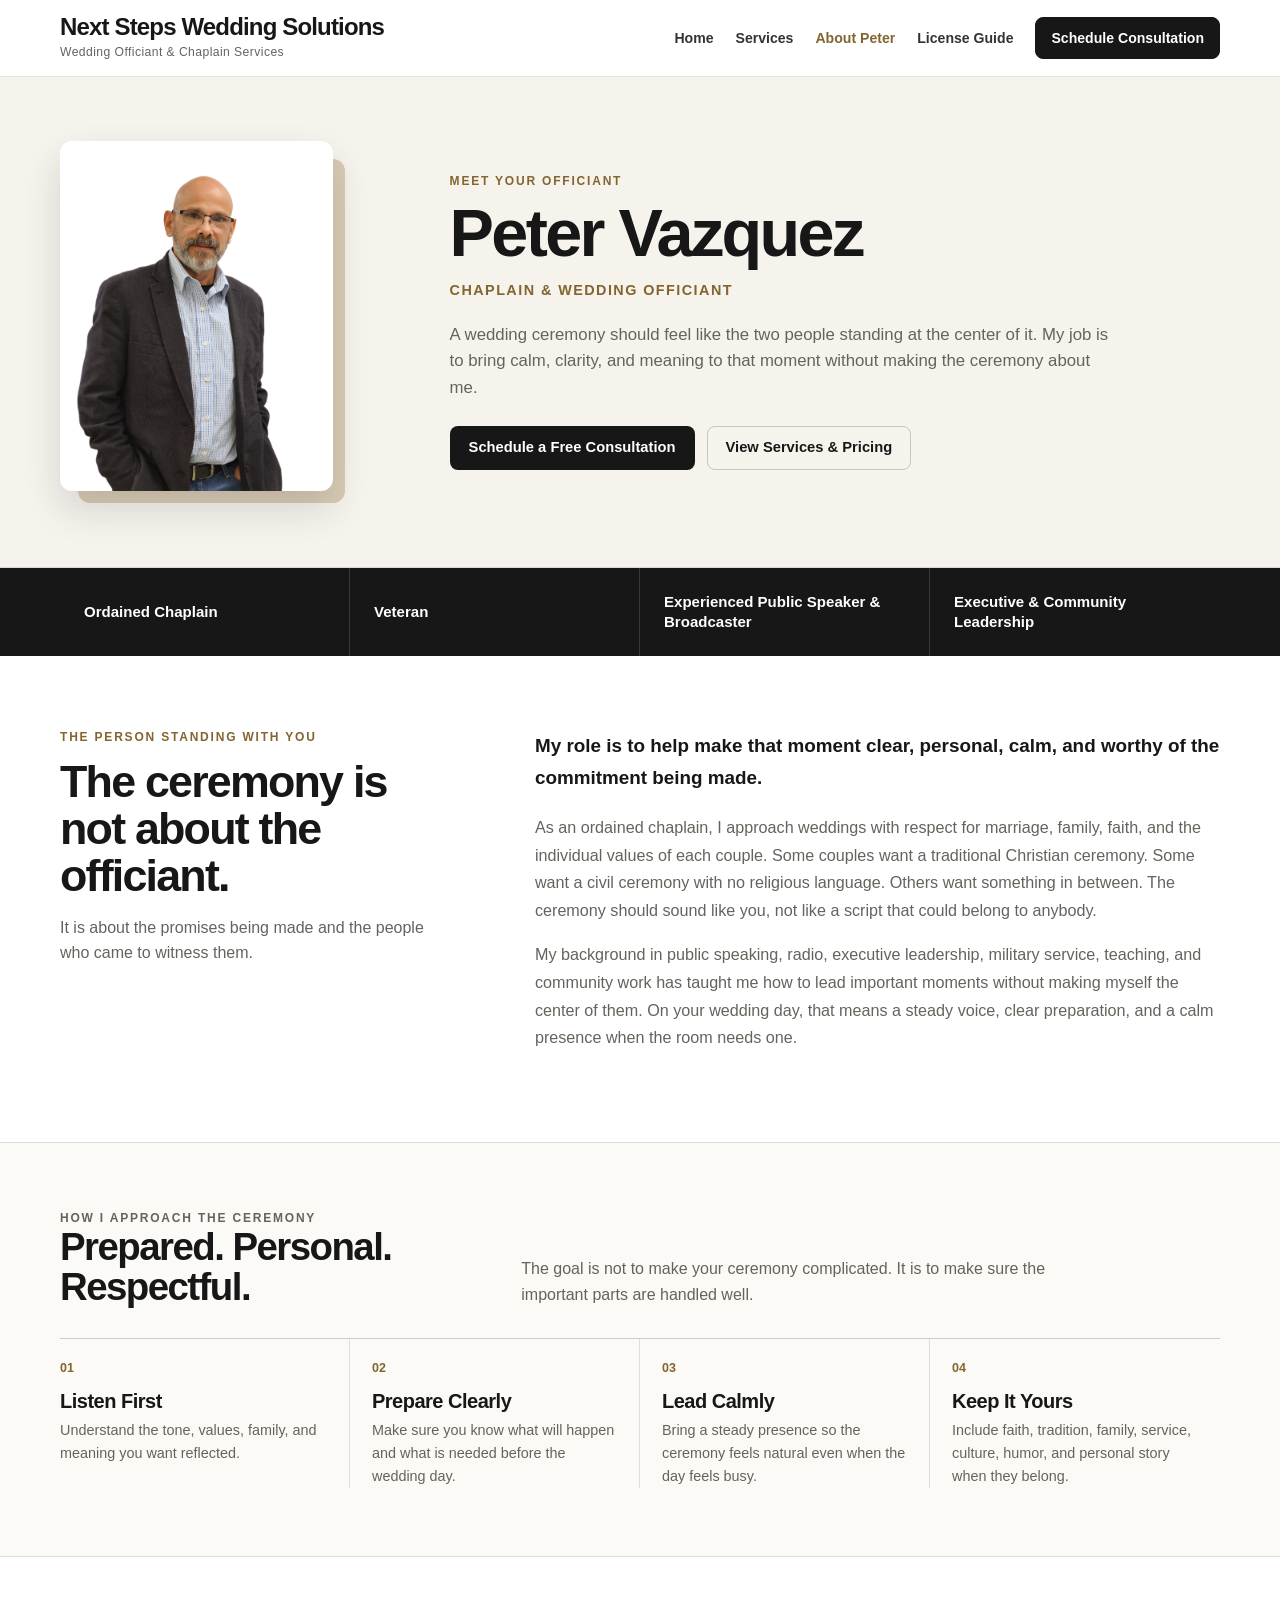
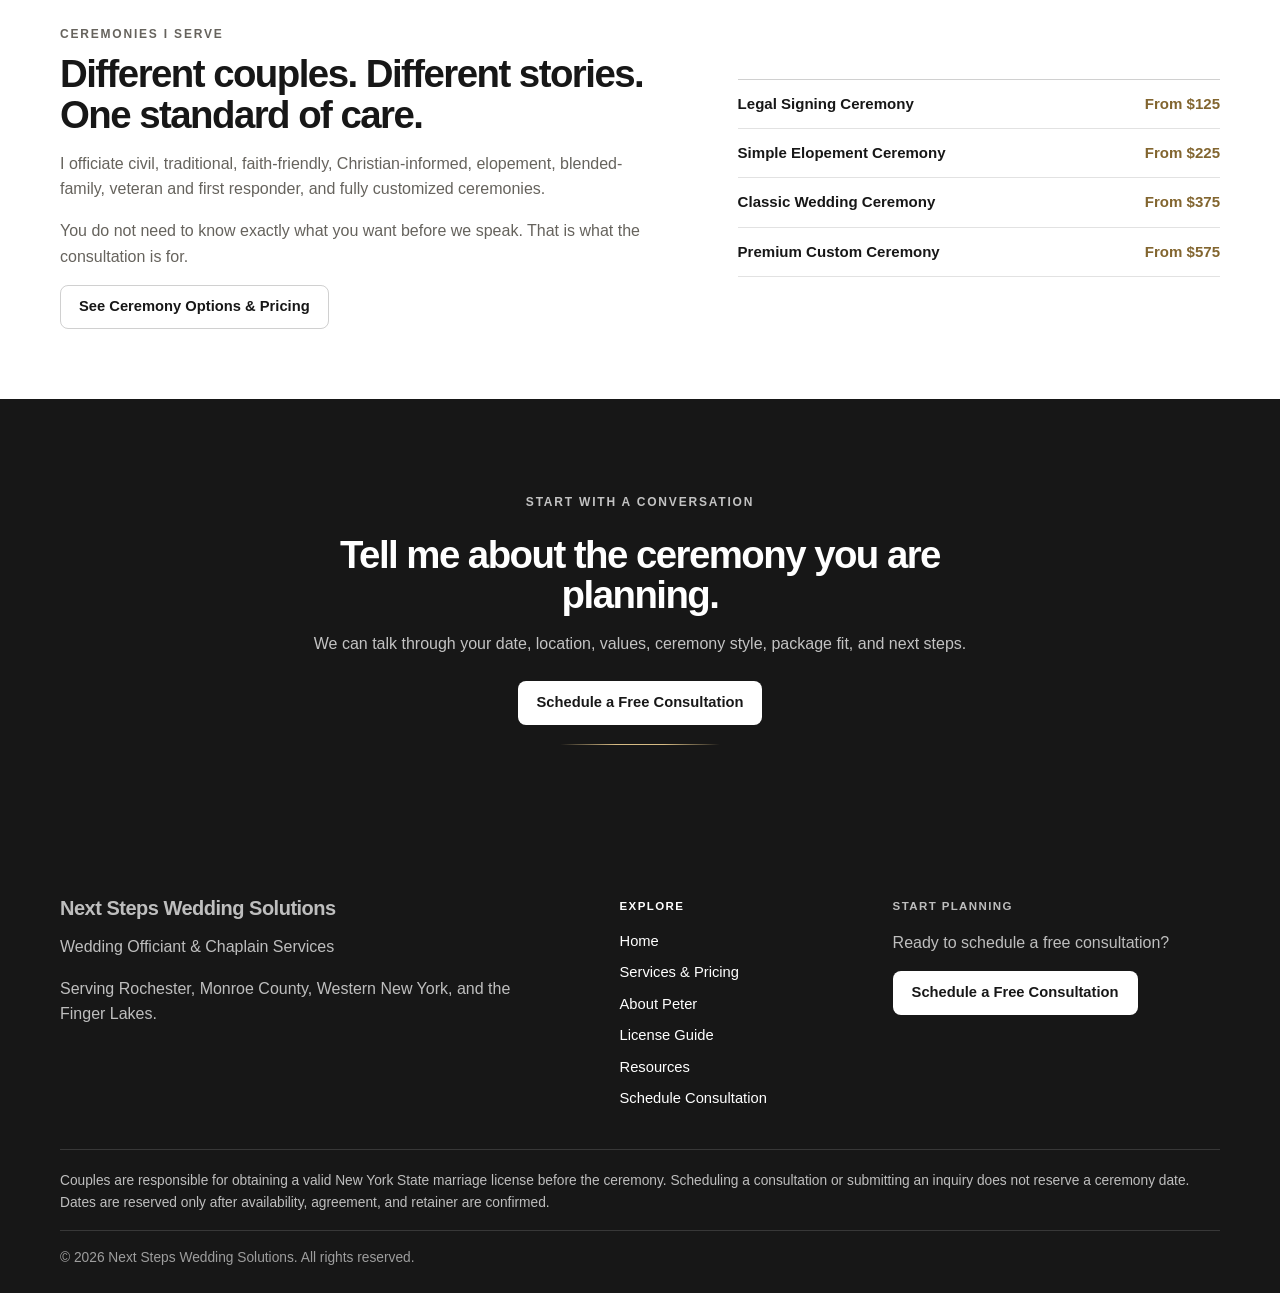
<file: about.html>
<!DOCTYPE html>
<html lang="en">
<head>
  <meta charset="UTF-8">
  <meta name="viewport" content="width=device-width, initial-scale=1.0">
  <link rel="canonical" href="https://weddingssolutions.com/about.html">

  <meta property="og:title" content="Peter Vazquez, Chaplain & Wedding Officiant | Next Steps Wedding Solutions">
  <meta property="og:description" content="Meet Peter Vazquez, ordained chaplain, veteran, public speaker, and wedding officiant serving Rochester, Western New York, and the Finger Lakes.">
  <meta property="og:type" content="profile">
  <meta property="og:url" content="https://weddingssolutions.com/about.html">
  <meta property="og:image" content="https://weddingssolutions.com/images/PV%20Profile%20Pic.png">

  <meta name="twitter:card" content="summary_large_image">
  <meta name="twitter:title" content="Peter Vazquez, Chaplain & Wedding Officiant">
  <meta name="twitter:description" content="Ordained chaplain and wedding officiant serving Rochester, Western New York, and the Finger Lakes.">
  <meta name="twitter:image" content="https://weddingssolutions.com/images/PV%20Profile%20Pic.png">

  <link rel="icon" type="image/png" href="images/favicon-512.png">
  <link rel="apple-touch-icon" href="images/favicon-512.png">

  <script async src="https://www.googletagmanager.com/gtag/js?id=G-TBQ9L303CH"></script>
  <script>
    window.dataLayer = window.dataLayer || [];
    function gtag(){dataLayer.push(arguments);}
    gtag('js', new Date());
    gtag('config', 'G-TBQ9L303CH');
  </script>

  <title>Peter Vazquez, Chaplain & Wedding Officiant | Next Steps Wedding Solutions</title>
  <meta name="description" content="Meet Peter Vazquez, ordained chaplain, veteran, public speaker, and wedding officiant serving Rochester, Western New York, and the Finger Lakes.">

  <link rel="stylesheet" href="css/styles.css">
  <link rel="stylesheet" href="css/ceremony-photos.css">
  <link rel="stylesheet" href="css/contact-about-redesign.css">

  <script type="application/ld+json">
  {
    "@context": "https://schema.org",
    "@type": "Person",
    "name": "Peter Vazquez",
    "jobTitle": "Chaplain and Wedding Officiant",
    "image": "https://weddingssolutions.com/images/PV%20Profile%20Pic.png",
    "worksFor": {
      "@type": "LocalBusiness",
      "name": "Next Steps Wedding Solutions",
      "url": "https://weddingssolutions.com/"
    }
  }
  </script>
</head>

<body class="about-page-redesign">
  <header class="site-header">
    <div class="container header-inner">
      <div class="brand">
        <a href="index.html" class="brand-name">Next Steps Wedding Solutions</a>
        <p class="brand-tagline">Wedding Officiant &amp; Chaplain Services</p>
      </div>

      <nav class="main-nav" aria-label="Main navigation">
        <a href="index.html">Home</a>
        <a href="services.html">Services</a>
        <a href="ceremony-styles.html">Ceremony Options</a>
        <a href="marriage-license-guide.html">License Guide</a>
        <a href="about.html" class="active">About</a>
        <a href="contact.html#free-consultation-booking" class="nav-button">Schedule Consultation</a>
      </nav>
    </div>
  </header>

  <main>
    <section class="about-profile-hero-redesign">
      <div class="container about-profile-hero-grid">
        <figure class="about-profile-portrait">
          <img src="images/PV%20Profile%20Pic.png" alt="Peter Vazquez, chaplain and wedding officiant">
        </figure>

        <div class="about-profile-hero-copy">
          <p class="eyebrow">Meet Your Officiant</p>
          <h1>Peter Vazquez</h1>
          <p class="about-profile-role">Chaplain &amp; Wedding Officiant</p>
          <p>
            A wedding ceremony should feel like the two people standing at the center of it. My job is to bring calm,
            clarity, and meaning to that moment without making the ceremony about me.
          </p>
          <div class="button-row about-profile-actions">
            <a href="contact.html#free-consultation-booking" class="button button-primary">Schedule a Free Consultation</a>
            <a href="services.html" class="button button-secondary">View Services &amp; Pricing</a>
          </div>
        </div>
      </div>
    </section>

    <section class="about-credential-strip" aria-label="Peter Vazquez credentials">
      <div class="container about-credential-grid">
        <div class="about-credential-item"><strong>Ordained Chaplain</strong></div>
        <div class="about-credential-item"><strong>Veteran</strong></div>
        <div class="about-credential-item"><strong>Experienced Public Speaker &amp; Broadcaster</strong></div>
        <div class="about-credential-item"><strong>Executive &amp; Community Leadership</strong></div>
      </div>
    </section>

    <section class="about-story-redesign">
      <div class="container about-story-grid-redesign">
        <div class="about-story-lead">
          <p class="eyebrow">The Person Standing With You</p>
          <h2>The ceremony is not about the officiant.</h2>
          <p>It is about the promises being made and the people who came to witness them.</p>
        </div>

        <div class="about-story-copy">
          <p>
            My role is to help make that moment clear, personal, calm, and worthy of the commitment being made.
          </p>
          <p>
            As an ordained chaplain, I approach weddings with respect for marriage, family, faith, and the individual values of each couple.
            Some couples want a traditional Christian ceremony. Some want a civil ceremony with no religious language. Others want something in between.
            The ceremony should sound like you, not like a script that could belong to anybody.
          </p>
          <p>
            My background in public speaking, radio, executive leadership, military service, teaching, and community work has taught me how to lead important moments without making myself the center of them.
            On your wedding day, that means a steady voice, clear preparation, and a calm presence when the room needs one.
          </p>
        </div>
      </div>
    </section>

    <section class="about-approach-redesign">
      <div class="container">
        <div class="about-approach-heading">
          <div>
            <p class="eyebrow">How I Approach the Ceremony</p>
            <h2>Prepared. Personal. Respectful.</h2>
          </div>
          <p>
            The goal is not to make your ceremony complicated. It is to make sure the important parts are handled well.
          </p>
        </div>

        <div class="about-approach-grid">
          <article class="about-approach-item">
            <span>01</span>
            <h3>Listen First</h3>
            <p>Understand the tone, values, family, and meaning you want reflected.</p>
          </article>
          <article class="about-approach-item">
            <span>02</span>
            <h3>Prepare Clearly</h3>
            <p>Make sure you know what will happen and what is needed before the wedding day.</p>
          </article>
          <article class="about-approach-item">
            <span>03</span>
            <h3>Lead Calmly</h3>
            <p>Bring a steady presence so the ceremony feels natural even when the day feels busy.</p>
          </article>
          <article class="about-approach-item">
            <span>04</span>
            <h3>Keep It Yours</h3>
            <p>Include faith, tradition, family, service, culture, humor, and personal story when they belong.</p>
          </article>
        </div>
      </div>
    </section>

    <section class="about-service-redesign">
      <div class="container about-service-grid">
        <div class="about-service-copy">
          <p class="eyebrow">Ceremonies I Serve</p>
          <h2>Different couples. Different stories. One standard of care.</h2>
          <p>
            I officiate civil, traditional, faith-friendly, Christian-informed, elopement, blended-family,
            veteran and first responder, and fully customized ceremonies.
          </p>
          <p>
            You do not need to know exactly what you want before we speak. That is what the consultation is for.
          </p>
          <a href="services.html" class="button button-secondary">See Ceremony Options &amp; Pricing</a>
        </div>

        <ul class="about-service-list">
          <li><strong>Legal Signing Ceremony</strong><span>From $125</span></li>
          <li><strong>Simple Elopement Ceremony</strong><span>From $225</span></li>
          <li><strong>Classic Wedding Ceremony</strong><span>From $375</span></li>
          <li><strong>Premium Custom Ceremony</strong><span>From $575</span></li>
        </ul>
      </div>
    </section>

    <section class="cta-section">
      <div class="container narrow">
        <p class="eyebrow">Start With a Conversation</p>
        <h2>Tell me about the ceremony you are planning.</h2>
        <p>We can talk through your date, location, values, ceremony style, package fit, and next steps.</p>
        <a href="contact.html#free-consultation-booking" class="button button-primary">Schedule a Free Consultation</a>
      </div>
    </section>
  </main>

  <footer class="site-footer">
    <div class="container footer-inner">
      <div class="footer-about">
        <p class="footer-brand">Next Steps Wedding Solutions</p>
        <p>Wedding Officiant &amp; Chaplain Services</p>
        <p>Serving Rochester, Monroe County, Western New York, and the Finger Lakes.</p>
      </div>

      <div class="footer-links">
        <p class="footer-heading">Explore</p>
        <a href="index.html">Home</a>
        <a href="services.html">Services &amp; Pricing</a>
        <a href="about.html">About Peter</a>
        <a href="marriage-license-guide.html">License Guide</a>
        <a href="helpful-links.html">Resources</a>
        <a href="contact.html#free-consultation-booking">Schedule Consultation</a>
      </div>

      <div class="footer-contact">
        <p class="footer-heading">Start Planning</p>
        <p>Ready to schedule a free consultation?</p>
        <a href="contact.html#free-consultation-booking" class="footer-button">Schedule a Free Consultation</a>
      </div>
    </div>

    <div class="container footer-disclaimer">
      <p>Couples are responsible for obtaining a valid New York State marriage license before the ceremony. Scheduling a consultation or submitting an inquiry does not reserve a ceremony date. Dates are reserved only after availability, agreement, and retainer are confirmed.</p>
    </div>

    <div class="container copyright"><p>&copy; 2026 Next Steps Wedding Solutions. All rights reserved.</p></div>
  </footer>
</body>
</html>
</file>
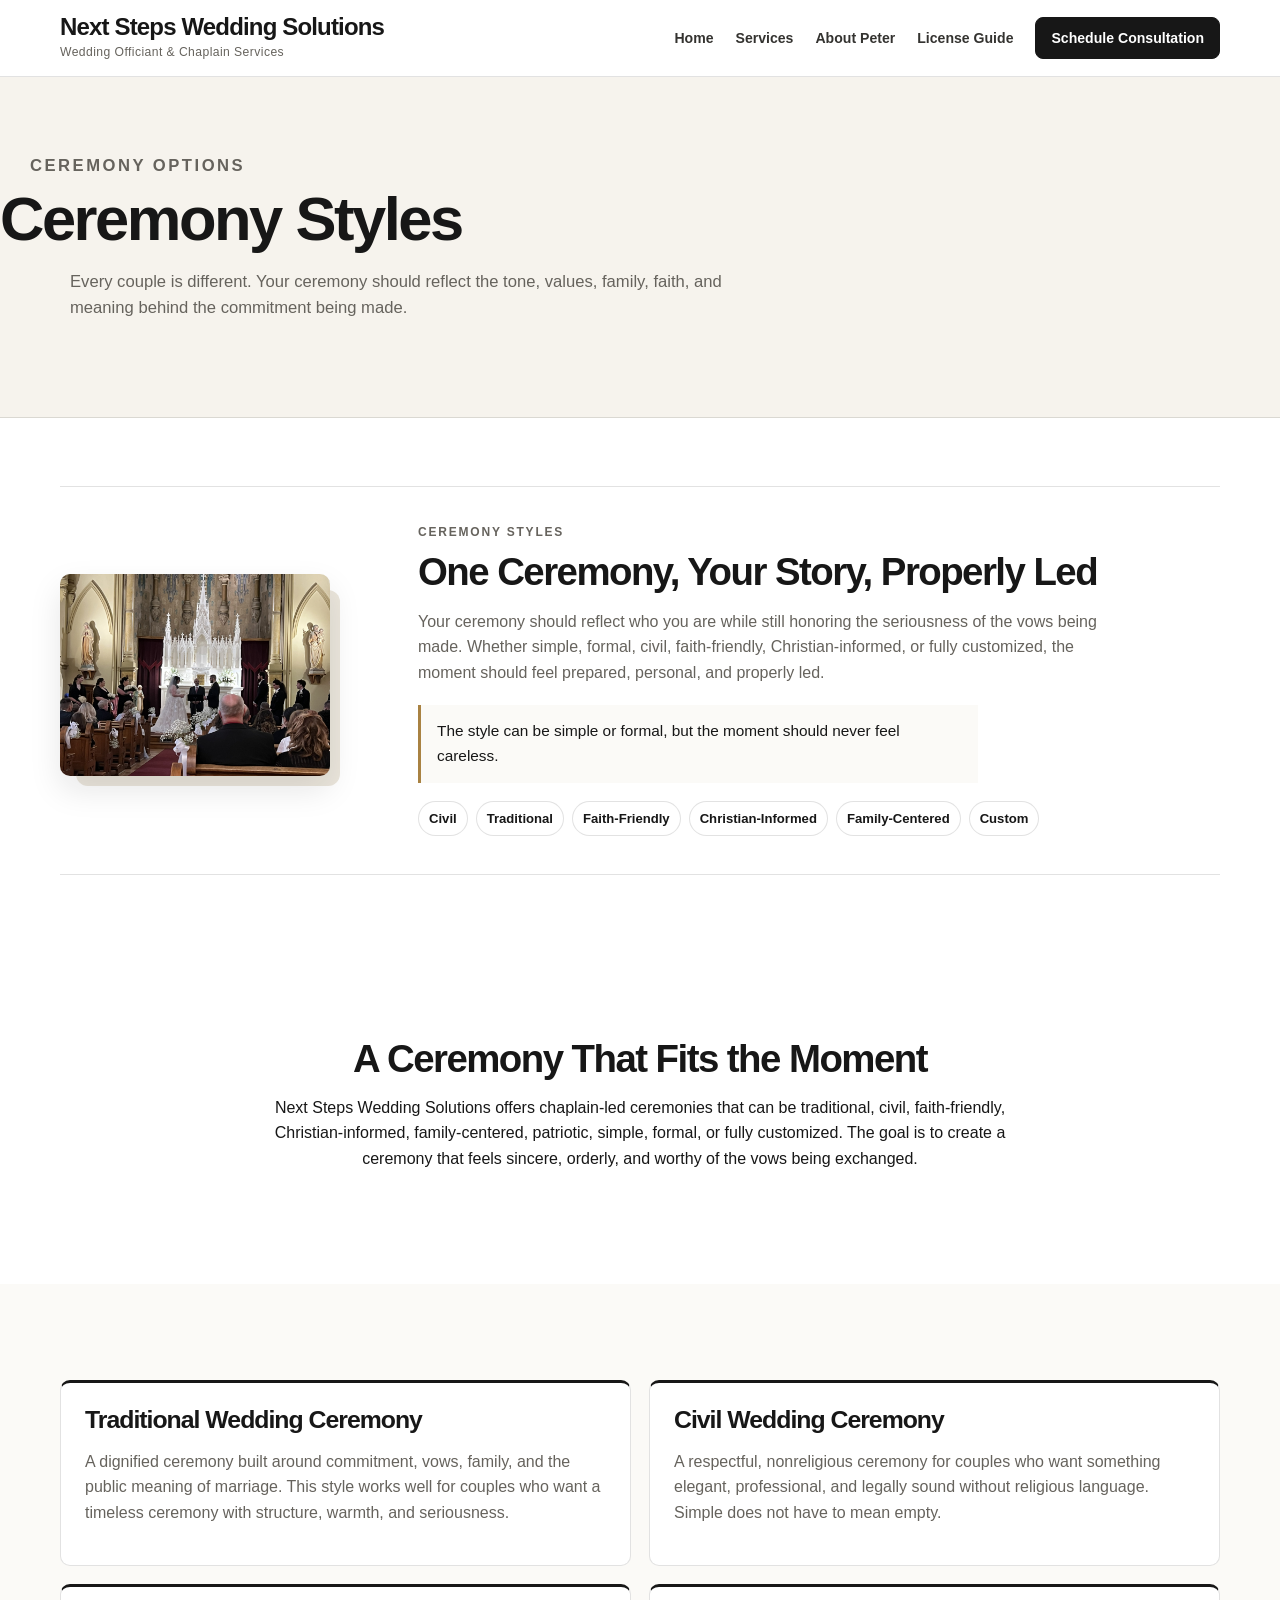
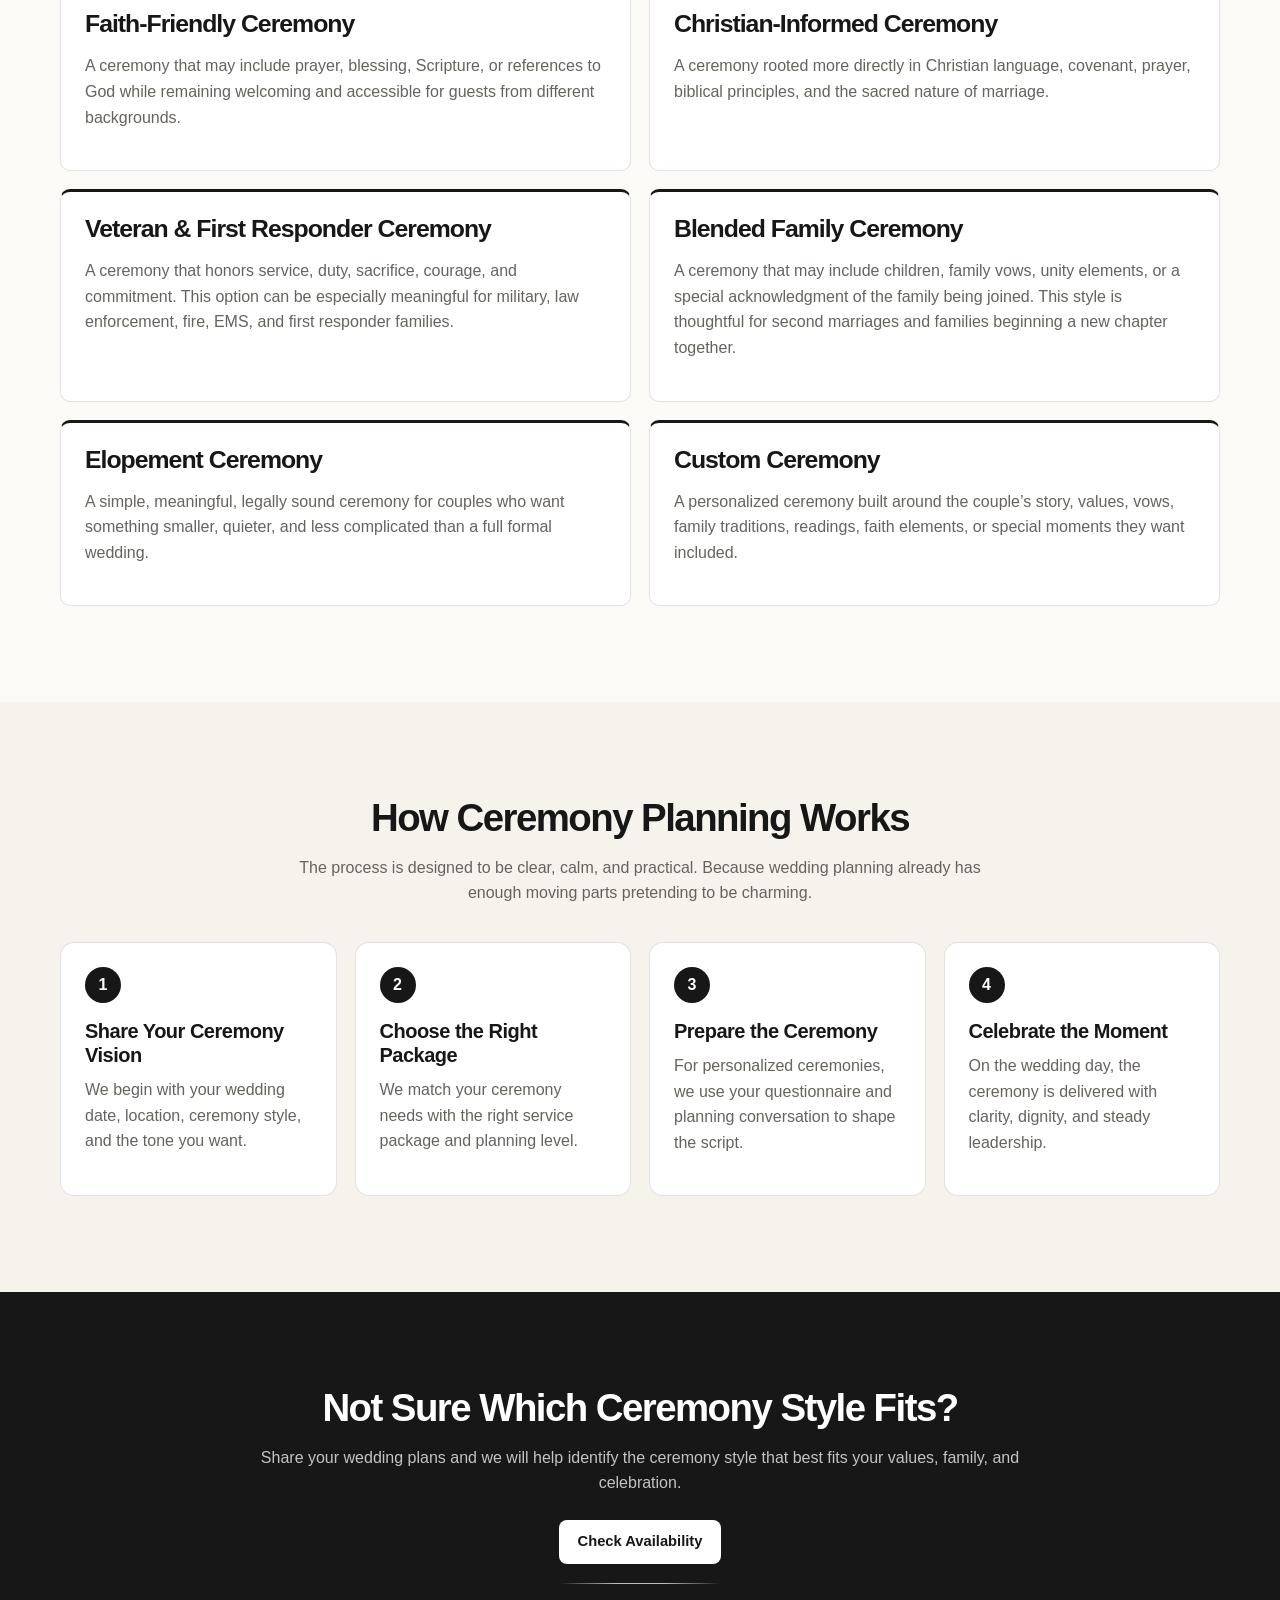
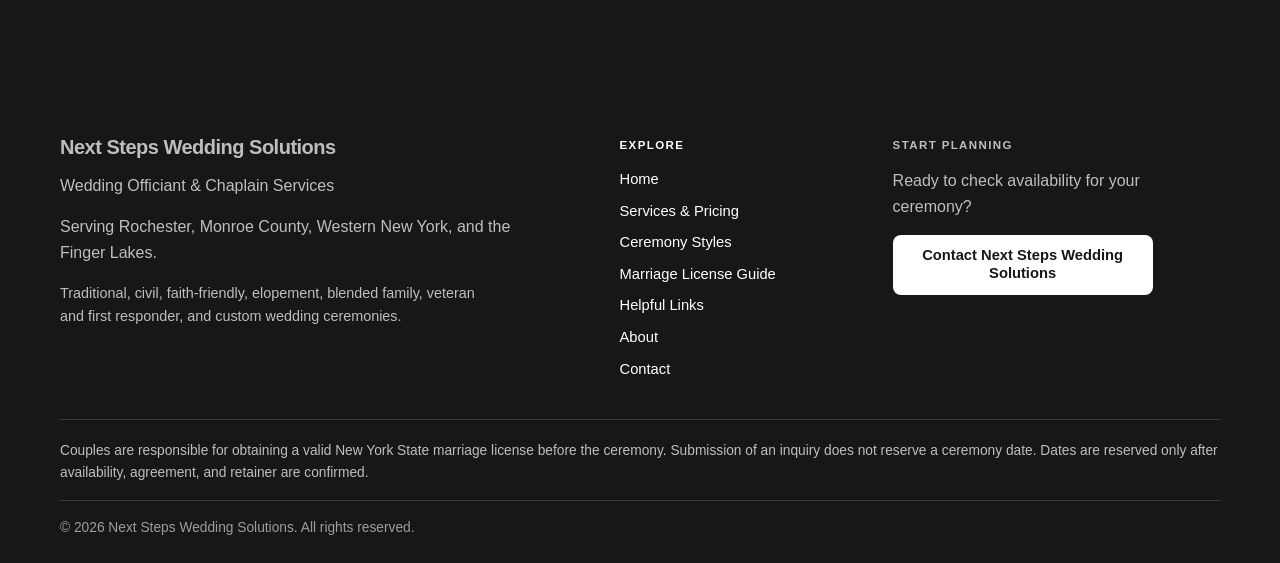
<file: ceremony-styles.html>
<!DOCTYPE html>
<html lang="en">
<head>
  <meta charset="UTF-8">

  <meta name="viewport" content="width=device-width, initial-scale=1.0">
 	
 	<link rel="canonical" href="https://weddingssolutions.com/ceremony-styles.html">
 	
<meta property="og:title" content="Wedding Ceremony Styles Rochester NY | Next Steps Wedding Solutions">
<meta property="og:description" content="Explore civil, traditional, faith-friendly, Christian-informed, veteran, blended family, and elopement ceremony options in Rochester and Western New York.">
<meta property="og:type" content="website">
<meta property="og:url" content="https://weddingssolutions.com/ceremony-styles.html">
<meta property="og:image" content="https://weddingssolutions.com/images/social-share.jpg">

<meta name="twitter:card" content="summary_large_image">
<meta name="twitter:title" content="Wedding Ceremony Styles Rochester NY | Next Steps Wedding Solutions">
<meta name="twitter:description" content="Explore ceremony styles for weddings, elopements, blended families, civil ceremonies, and faith-friendly services.">
<meta name="twitter:image" content="https://weddingssolutions.com/images/social-share.jpg">

<link rel="icon" type="image/png" href="images/favicon-512.png">
<link rel="apple-touch-icon" href="images/favicon-512.png">

<!-- Google tag (gtag.js) -->
<script async src="https://www.googletagmanager.com/gtag/js?id=G-TBQ9L303CH"></script>
<script>
  window.dataLayer = window.dataLayer || [];
  function gtag(){dataLayer.push(arguments);}
  gtag('js', new Date());

  gtag('config', 'G-TBQ9L303CH');
</script>

  <title>Wedding Ceremony Styles Rochester NY | Next Steps Wedding Solutions</title>

  <meta name="description" content="Explore civil, traditional, faith-friendly, Christian-informed, veteran, blended family, and elopement ceremony options in Rochester and Western New York.">

  <link rel="stylesheet" href="css/styles.css">
  <link rel="stylesheet" href="css/ceremony-photos.css">
</head>

<body>
  <header class="site-header">
    <div class="container header-inner">
      <div class="brand">
        <a href="index.html" class="brand-name">Next Steps Wedding Solutions</a>
        <p class="brand-tagline">Wedding Officiant &amp; Chaplain Services</p>
      </div>

      <nav class="main-nav" aria-label="Main navigation">
        <a href="index.html">Home</a>
 		<a href="services.html">Services &amp; Pricing</a>
 		<a href="ceremony-styles.html" class="active">Ceremony Styles</a>
 		<a href="marriage-license-guide.html">Marriage License Guide</a>
 		<a href="helpful-links.html">Helpful Links</a>
 		<a href="about.html">About</a>
 		<a href="contact.html#free-consultation-booking" class="nav-button">Schedule Consultation</a>
      </nav>
    </div>
  </header>

  <main>
    <section class="page-hero">
      <div class="container narrow">
        <p class="eyebrow">Ceremony Options</p>
        <h1>Ceremony Styles</h1>
        <p>
          Every couple is different. Your ceremony should reflect the tone, values,
          family, faith, and meaning behind the commitment being made.
        </p>
      </div>
    </section>

<section class="styles-ceremony-band">
  <div class="container">
    <div class="styles-band-card">
      <figure class="styles-band-image">
        <img src="images/ceremonies/couple-vows-ceremony.jpg" alt="Couple sharing vows during a wedding ceremony">
      </figure>

      <div class="styles-band-copy">
  <p class="eyebrow">Ceremony Styles</p>
  <h2>One Ceremony, Your Story, Properly Led</h2>
  <p>
    Your ceremony should reflect who you are while still honoring the seriousness of the vows being made.
    Whether simple, formal, civil, faith-friendly, Christian-informed, or fully customized, the moment should feel prepared, personal, and properly led.
  </p>

  <div class="styles-band-note">
    <p>
      The style can be simple or formal, but the moment should never feel careless.
    </p>
  </div>

  <div class="styles-style-tags">
    <span>Civil</span>
    <span>Traditional</span>
    <span>Faith-Friendly</span>
    <span>Christian-Informed</span>
    <span>Family-Centered</span>
    <span>Custom</span>
  </div>
</div>
    </div>
  </div>
</section>

    <section class="style-intro-section">
      <div class="container narrow">
        <h2>A Ceremony That Fits the Moment</h2>
        <p>
          Next Steps Wedding Solutions offers chaplain-led ceremonies that can be traditional,
          civil, faith-friendly, Christian-informed, family-centered, patriotic,
          simple, formal, or fully customized. The goal is to create a ceremony that
          feels sincere, orderly, and worthy of the vows being exchanged.
        </p>
      </div>
    </section>

    <section class="ceremony-style-section">
      <div class="container style-grid">
        <article class="style-card">
          <h2>Traditional Wedding Ceremony</h2>
          <p>
            A dignified ceremony built around commitment, vows, family, and the public
            meaning of marriage. This style works well for couples who want a timeless
            ceremony with structure, warmth, and seriousness.
          </p>
        </article>

        <article class="style-card">
          <h2>Civil Wedding Ceremony</h2>
          <p>
            A respectful, nonreligious ceremony for couples who want something elegant,
            professional, and legally sound without religious language. Simple does not
            have to mean empty.
          </p>
        </article>

        <article class="style-card">
          <h2>Faith-Friendly Ceremony</h2>
          <p>
            A ceremony that may include prayer, blessing, Scripture, or references to God
            while remaining welcoming and accessible for guests from different backgrounds.
          </p>
        </article>

        <article class="style-card">
          <h2>Christian-Informed Ceremony</h2>
          <p>
            A ceremony rooted more directly in Christian language, covenant, prayer,
            biblical principles, and the sacred nature of marriage.
          </p>
        </article>

        <article class="style-card">
          <h2>Veteran &amp; First Responder Ceremony</h2>
          <p>
            A ceremony that honors service, duty, sacrifice, courage, and commitment.
            This option can be especially meaningful for military, law enforcement,
            fire, EMS, and first responder families.
          </p>
        </article>

        <article class="style-card">
          <h2>Blended Family Ceremony</h2>
          <p>
            A ceremony that may include children, family vows, unity elements, or a special
            acknowledgment of the family being joined. This style is thoughtful for second
            marriages and families beginning a new chapter together.
          </p>
        </article>

        <article class="style-card">
          <h2>Elopement Ceremony</h2>
          <p>
            A simple, meaningful, legally sound ceremony for couples who want something
            smaller, quieter, and less complicated than a full formal wedding.
          </p>
        </article>

        <article class="style-card">
          <h2>Custom Ceremony</h2>
          <p>
            A personalized ceremony built around the couple’s story, values, vows,
            family traditions, readings, faith elements, or special moments they want
            included.
          </p>
        </article>
      </div>
    </section>

    <section class="process-section">
      <div class="container">
        <div class="section-heading">
          <h2>How Ceremony Planning Works</h2>
          <p>
            The process is designed to be clear, calm, and practical. Because wedding planning
            already has enough moving parts pretending to be charming.
          </p>
        </div>

        <div class="process-grid">
          <article class="process-card">
            <span>1</span>
            <h3>Share Your Ceremony Vision</h3>
            <p>
              We begin with your wedding date, location, ceremony style, and the tone you want.
            </p>
          </article>

          <article class="process-card">
            <span>2</span>
            <h3>Choose the Right Package</h3>
            <p>
              We match your ceremony needs with the right service package and planning level.
            </p>
          </article>

          <article class="process-card">
            <span>3</span>
            <h3>Prepare the Ceremony</h3>
            <p>
              For personalized ceremonies, we use your questionnaire and planning conversation
              to shape the script.
            </p>
          </article>

          <article class="process-card">
            <span>4</span>
            <h3>Celebrate the Moment</h3>
            <p>
              On the wedding day, the ceremony is delivered with clarity, dignity, and steady leadership.
            </p>
          </article>
        </div>
      </div>
    </section>

    <section class="cta-section">
      <div class="container narrow">
        <h2>Not Sure Which Ceremony Style Fits?</h2>
        <p>
          Share your wedding plans and we will help identify the ceremony style that best fits
          your values, family, and celebration.
        </p>
        <a href="contact.html#free-consultation-booking" class="button button-primary">Check Availability</a>
      </div>
    </section>
  </main>

  <footer class="site-footer">
  <div class="container footer-inner">
    <div class="footer-about">
      <p class="footer-brand">Next Steps Wedding Solutions</p>
      <p>Wedding Officiant &amp; Chaplain Services</p>
      <p>Serving Rochester, Monroe County, Western New York, and the Finger Lakes.</p>
      <p class="footer-small">
        Traditional, civil, faith-friendly, elopement, blended family, veteran and first responder,
        and custom wedding ceremonies.
      </p>
    </div>

    <div class="footer-links">
 	  <p class="footer-heading">Explore</p>
 	  <a href="index.html">Home</a>
 	  <a href="services.html">Services &amp; Pricing</a>
 	  <a href="ceremony-styles.html">Ceremony Styles</a>
 	  <a href="marriage-license-guide.html">Marriage License Guide</a>
 	  <a href="helpful-links.html">Helpful Links</a>
 	  <a href="about.html">About</a>
 	  <a href="contact.html">Contact</a>
 	</div>

    <div class="footer-contact">
      <p class="footer-heading">Start Planning</p>
      <p>Ready to check availability for your ceremony?</p>
      <a href="contact.html#free-consultation-booking" class="footer-button">Contact Next Steps Wedding Solutions</a>
    </div>
  </div>

  <div class="container footer-disclaimer">
    <p>
      Couples are responsible for obtaining a valid New York State marriage license before the ceremony.
      Submission of an inquiry does not reserve a ceremony date. Dates are reserved only after availability,
      agreement, and retainer are confirmed.
    </p>
  </div>

  <div class="container copyright">
    <p>&copy; 2026 Next Steps Wedding Solutions. All rights reserved.</p>
  </div>
</footer>
</body>
</html>
</file>
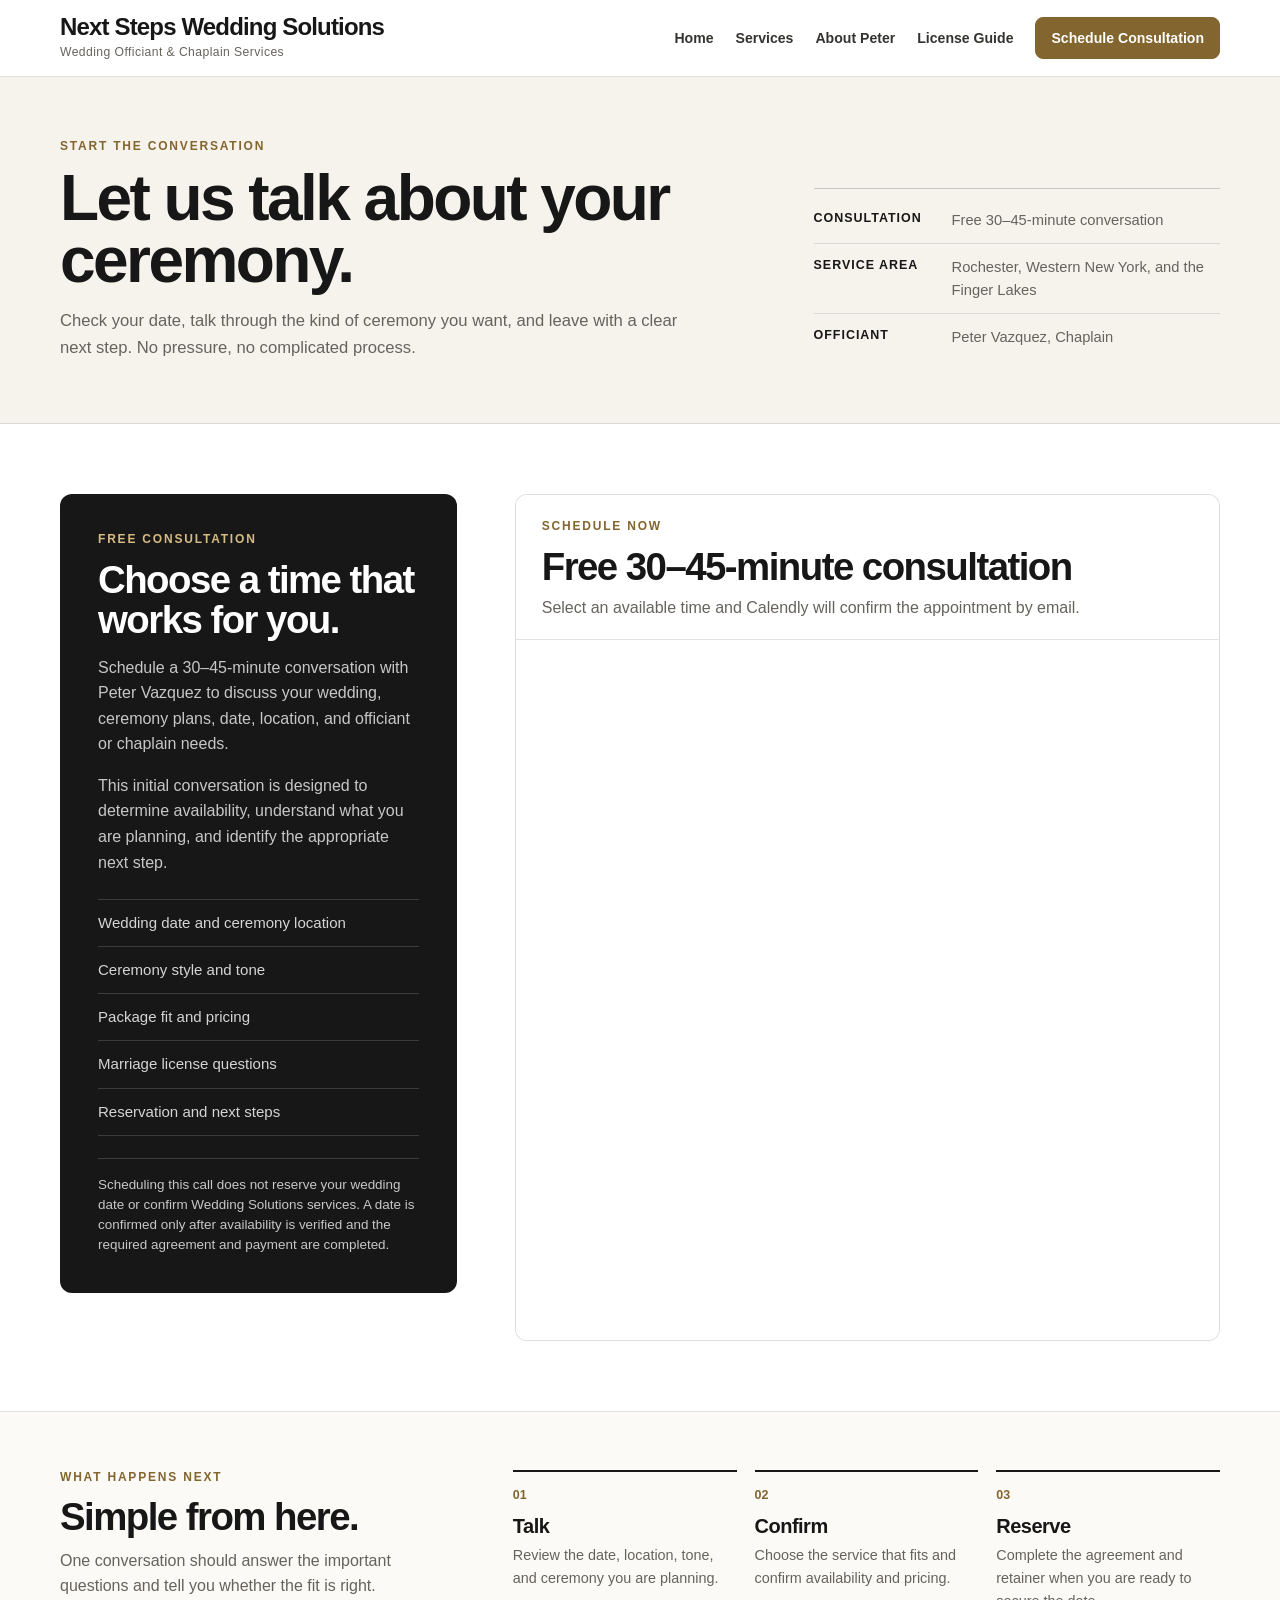
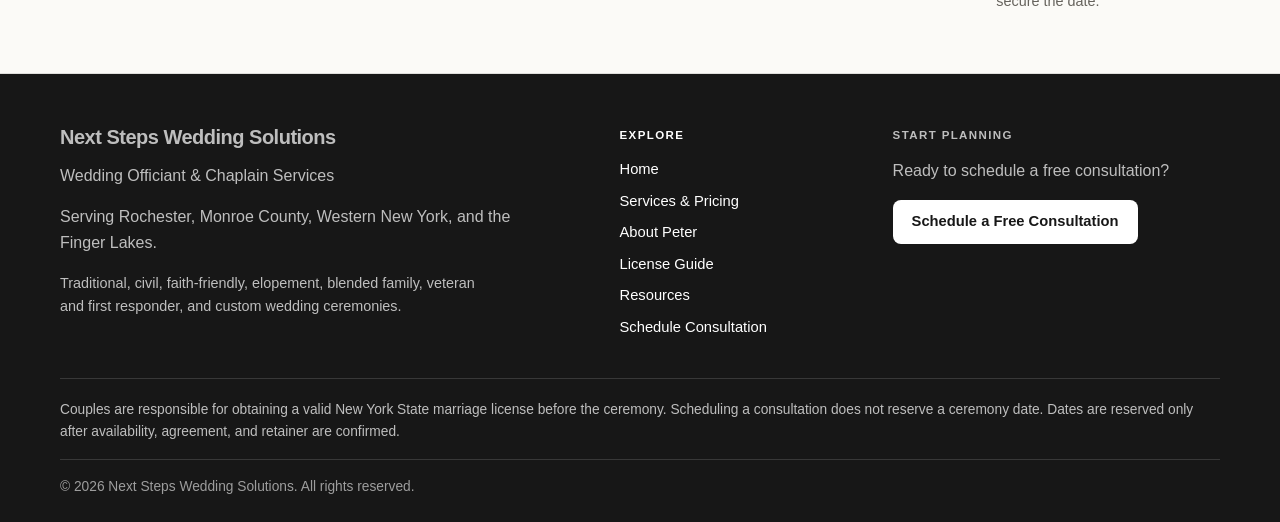
<file: contact.html>
<!DOCTYPE html>
<html lang="en">
<head>
  <meta charset="UTF-8">
  <meta name="viewport" content="width=device-width, initial-scale=1.0">
  <link rel="canonical" href="https://weddingssolutions.com/contact.html">

  <meta property="og:title" content="Schedule a Free Consultation | Next Steps Wedding Solutions">
  <meta property="og:description" content="Schedule a 30–45-minute conversation with Peter Vazquez to discuss your wedding date, ceremony plans, location, and officiant or chaplain needs.">
  <meta property="og:type" content="website">
  <meta property="og:url" content="https://weddingssolutions.com/contact.html">
  <meta property="og:image" content="https://weddingssolutions.com/images/social-share.jpg">

  <meta name="twitter:card" content="summary_large_image">
  <meta name="twitter:title" content="Schedule a Free Consultation | Next Steps Wedding Solutions">
  <meta name="twitter:description" content="Schedule a 30–45-minute conversation with Peter Vazquez about your wedding, ceremony plans, date, location, and officiant or chaplain needs.">
  <meta name="twitter:image" content="https://weddingssolutions.com/images/social-share.jpg">

  <link rel="icon" type="image/png" href="images/favicon-512.png">
  <link rel="apple-touch-icon" href="images/favicon-512.png">

  <script async src="https://www.googletagmanager.com/gtag/js?id=G-TBQ9L303CH"></script>
  <script>
    window.dataLayer = window.dataLayer || [];
    function gtag(){dataLayer.push(arguments);}
    gtag('js', new Date());
    gtag('config', 'G-TBQ9L303CH');
  </script>

  <title>Schedule a Free Consultation | Next Steps Wedding Solutions</title>
  <meta name="description" content="Schedule a free consultation with Next Steps Wedding Solutions for wedding officiant and chaplain services in Rochester, Western New York, and the Finger Lakes.">

  <link rel="stylesheet" href="css/styles.css">
  <link rel="stylesheet" href="css/ceremony-photos.css">
  <link rel="stylesheet" href="https://assets.calendly.com/assets/external/widget.css">
  <link rel="stylesheet" href="css/contact-about-redesign.css">
</head>

<body class="contact-page-redesign">
  <header class="site-header">
    <div class="container header-inner">
      <div class="brand">
        <a href="index.html" class="brand-name">Next Steps Wedding Solutions</a>
        <p class="brand-tagline">Wedding Officiant &amp; Chaplain Services</p>
      </div>

      <nav class="main-nav" aria-label="Main navigation">
        <a href="index.html">Home</a>
        <a href="services.html">Services</a>
        <a href="ceremony-styles.html">Ceremony Options</a>
        <a href="marriage-license-guide.html">License Guide</a>
        <a href="about.html">About</a>
        <a href="#free-consultation-booking" class="nav-button active">Schedule Consultation</a>
      </nav>
    </div>
  </header>

  <main>
    <section class="contact-hero-redesign">
      <div class="container contact-hero-layout">
        <div class="contact-hero-copy">
          <p class="eyebrow">Start the Conversation</p>
          <h1>Let us talk about your ceremony.</h1>
          <p>
            Check your date, talk through the kind of ceremony you want, and leave with a clear next step.
            No pressure, no complicated process.
          </p>
        </div>

        <div class="contact-hero-facts" aria-label="Consultation details">
          <div class="contact-hero-fact"><strong>Consultation</strong><span>Free 30–45-minute conversation</span></div>
          <div class="contact-hero-fact"><strong>Service Area</strong><span>Rochester, Western New York, and the Finger Lakes</span></div>
          <div class="contact-hero-fact"><strong>Officiant</strong><span>Peter Vazquez, Chaplain</span></div>
        </div>
      </div>
    </section>

    <section class="contact-start-section" id="free-consultation-booking">
      <div class="container contact-calendly-grid">
        <aside class="contact-booking-panel">
          <p class="eyebrow">Free Consultation</p>
          <h2>Choose a time that works for you.</h2>
          <p>
            Schedule a 30–45-minute conversation with Peter Vazquez to discuss your wedding, ceremony plans, date,
            location, and officiant or chaplain needs.
          </p>
          <p>
            This initial conversation is designed to determine availability, understand what you are planning,
            and identify the appropriate next step.
          </p>

          <ul class="contact-booking-list">
            <li>Wedding date and ceremony location</li>
            <li>Ceremony style and tone</li>
            <li>Package fit and pricing</li>
            <li>Marriage license questions</li>
            <li>Reservation and next steps</li>
          </ul>

          <p class="contact-booking-note">
            Scheduling this call does not reserve your wedding date or confirm Wedding Solutions services.
            A date is confirmed only after availability is verified and the required agreement and payment are completed.
          </p>
        </aside>

        <div class="contact-calendly-panel" aria-label="Schedule a free consultation with Peter Vazquez">
          <div class="contact-calendly-heading">
            <p class="eyebrow">Schedule Now</p>
            <h2>Free 30–45-minute consultation</h2>
            <p>Select an available time and Calendly will confirm the appointment by email.</p>
          </div>

          <div
            class="calendly-inline-widget"
            data-url="https://calendly.com/pvazquez-weddingssolutions/wedding-consultation?hide_event_type_details=1"
            data-resize="true"
            aria-label="Calendly scheduling calendar">
          </div>

          <noscript>
            <p class="contact-calendly-fallback">
              JavaScript is required to display the scheduling calendar.
              <a href="https://calendly.com/pvazquez-weddingssolutions/wedding-consultation">Open the Calendly scheduling page.</a>
            </p>
          </noscript>
        </div>
      </div>
    </section>

    <section class="contact-next-compact">
      <div class="container contact-next-layout">
        <div>
          <p class="eyebrow">What Happens Next</p>
          <h2>Simple from here.</h2>
          <p>One conversation should answer the important questions and tell you whether the fit is right.</p>
        </div>

        <div class="contact-next-steps">
          <article class="contact-next-step">
            <span>01</span>
            <h3>Talk</h3>
            <p>Review the date, location, tone, and ceremony you are planning.</p>
          </article>
          <article class="contact-next-step">
            <span>02</span>
            <h3>Confirm</h3>
            <p>Choose the service that fits and confirm availability and pricing.</p>
          </article>
          <article class="contact-next-step">
            <span>03</span>
            <h3>Reserve</h3>
            <p>Complete the agreement and retainer when you are ready to secure the date.</p>
          </article>
        </div>
      </div>
    </section>
  </main>

  <footer class="site-footer">
    <div class="container footer-inner">
      <div class="footer-about">
        <p class="footer-brand">Next Steps Wedding Solutions</p>
        <p>Wedding Officiant &amp; Chaplain Services</p>
        <p>Serving Rochester, Monroe County, Western New York, and the Finger Lakes.</p>
        <p class="footer-small">Traditional, civil, faith-friendly, elopement, blended family, veteran and first responder, and custom wedding ceremonies.</p>
      </div>

      <div class="footer-links">
        <p class="footer-heading">Explore</p>
        <a href="index.html">Home</a>
        <a href="services.html">Services &amp; Pricing</a>
        <a href="about.html">About Peter</a>
        <a href="marriage-license-guide.html">License Guide</a>
        <a href="helpful-links.html">Resources</a>
        <a href="#free-consultation-booking">Schedule Consultation</a>
      </div>

      <div class="footer-contact">
        <p class="footer-heading">Start Planning</p>
        <p>Ready to schedule a free consultation?</p>
        <a href="#free-consultation-booking" class="footer-button">Schedule a Free Consultation</a>
      </div>
    </div>

    <div class="container footer-disclaimer">
      <p>
        Couples are responsible for obtaining a valid New York State marriage license before the ceremony.
        Scheduling a consultation does not reserve a ceremony date. Dates are reserved only after availability,
        agreement, and retainer are confirmed.
      </p>
    </div>

    <div class="container copyright"><p>&copy; 2026 Next Steps Wedding Solutions. All rights reserved.</p></div>
  </footer>

  <script src="https://assets.calendly.com/assets/external/widget.js" type="text/javascript" async></script>
</body>
</html>
</file>
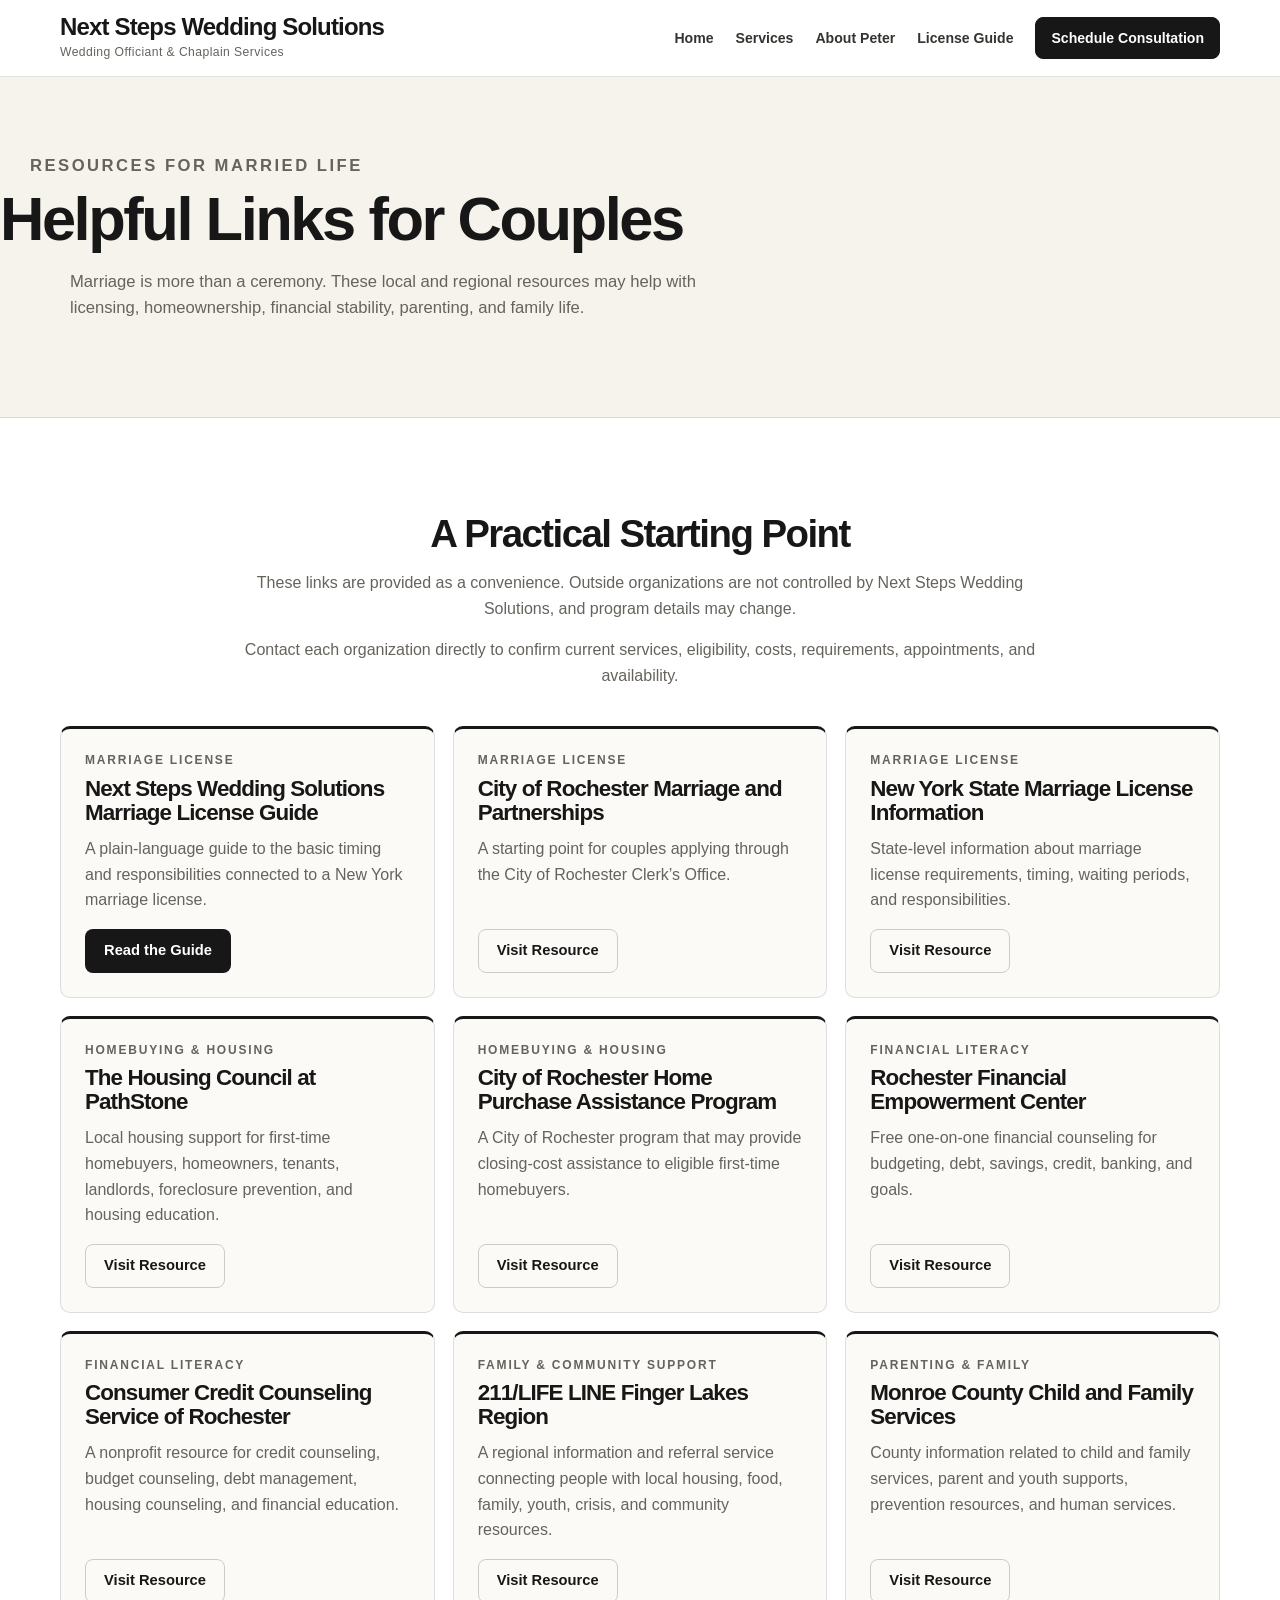
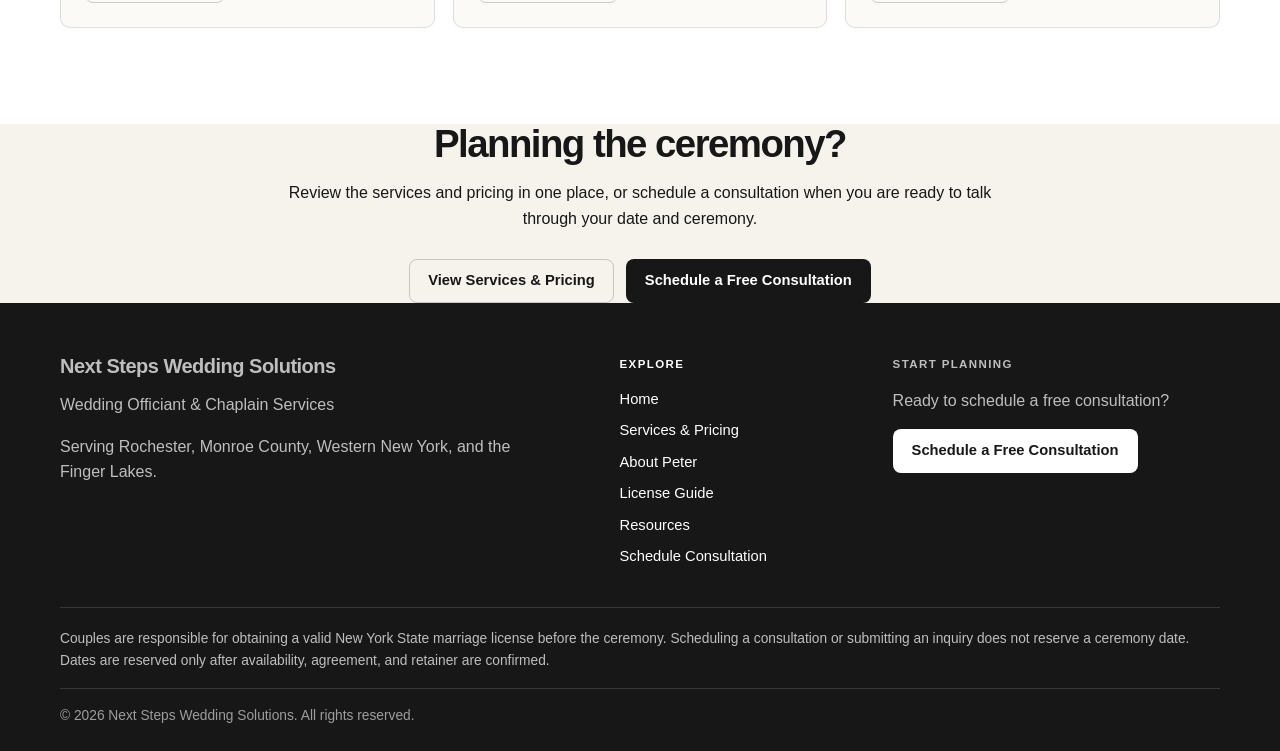
<file: helpful-links.html>
<!DOCTYPE html>
<html lang="en">
<head>
  <meta charset="UTF-8">
  <meta name="viewport" content="width=device-width, initial-scale=1.0">
  <link rel="canonical" href="https://weddingssolutions.com/helpful-links.html">

  <meta property="og:title" content="Helpful Links for Couples | Next Steps Wedding Solutions">
  <meta property="og:description" content="Helpful local and regional resources for couples planning marriage, homeownership, financial stability, parenting, and family life in Rochester, Monroe County, and Western New York.">
  <meta property="og:type" content="website">
  <meta property="og:url" content="https://weddingssolutions.com/helpful-links.html">
  <meta property="og:image" content="https://weddingssolutions.com/images/social-share.jpg">

  <meta name="twitter:card" content="summary_large_image">
  <meta name="twitter:title" content="Helpful Links for Couples | Next Steps Wedding Solutions">
  <meta name="twitter:description" content="Helpful local and regional resources for couples planning marriage, homeownership, financial stability, parenting, and family life.">
  <meta name="twitter:image" content="https://weddingssolutions.com/images/social-share.jpg">

  <link rel="icon" type="image/png" href="images/favicon-512.png">
  <link rel="apple-touch-icon" href="images/favicon-512.png">

  <script async src="https://www.googletagmanager.com/gtag/js?id=G-TBQ9L303CH"></script>
  <script>
    window.dataLayer = window.dataLayer || [];
    function gtag(){dataLayer.push(arguments);}
    gtag('js', new Date());
    gtag('config', 'G-TBQ9L303CH');
  </script>

  <title>Helpful Links for Couples | Next Steps Wedding Solutions</title>
  <meta name="description" content="Helpful local and regional resources for couples planning marriage, homeownership, financial stability, parenting, and family life in Rochester, Monroe County, and Western New York.">

  <link rel="stylesheet" href="css/styles.css">
  <link rel="stylesheet" href="css/ceremony-photos.css">
</head>

<body>
  <header class="site-header">
    <div class="container header-inner">
      <div class="brand">
        <a href="index.html" class="brand-name">Next Steps Wedding Solutions</a>
        <p class="brand-tagline">Wedding Officiant &amp; Chaplain Services</p>
      </div>

      <nav class="main-nav" aria-label="Main navigation">
        <a href="index.html">Home</a>
        <a href="services.html">Services</a>
        <a href="ceremony-styles.html">Ceremony Options</a>
        <a href="marriage-license-guide.html">License Guide</a>
        <a href="helpful-links.html" class="active">Resources</a>
        <a href="about.html">About</a>
        <a href="contact.html#free-consultation-booking" class="nav-button">Schedule Consultation</a>
      </nav>
    </div>
  </header>

  <main>
    <section class="page-hero">
      <div class="container narrow">
        <p class="eyebrow">Resources for Married Life</p>
        <h1>Helpful Links for Couples</h1>
        <p>Marriage is more than a ceremony. These local and regional resources may help with licensing, homeownership, financial stability, parenting, and family life.</p>
      </div>
    </section>

    <section class="helpful-links-section">
      <div class="container">
        <div class="helpful-links-intro">
          <h2>A Practical Starting Point</h2>
          <p>These links are provided as a convenience. Outside organizations are not controlled by Next Steps Wedding Solutions, and program details may change.</p>
          <p>Contact each organization directly to confirm current services, eligibility, costs, requirements, appointments, and availability.</p>
        </div>

        <div class="resource-link-grid">
          <article class="resource-link-card"><p class="eyebrow">Marriage License</p><h2>Next Steps Wedding Solutions Marriage License Guide</h2><p>A plain-language guide to the basic timing and responsibilities connected to a New York marriage license.</p><a href="marriage-license-guide.html" class="button button-primary">Read the Guide</a></article>
          <article class="resource-link-card"><p class="eyebrow">Marriage License</p><h2>City of Rochester Marriage and Partnerships</h2><p>A starting point for couples applying through the City of Rochester Clerk’s Office.</p><a href="https://www.cityofrochester.gov/departments/city-clerk/marriage-and-partnerships" class="button button-secondary" target="_blank" rel="noopener noreferrer">Visit Resource</a></article>
          <article class="resource-link-card"><p class="eyebrow">Marriage License</p><h2>New York State Marriage License Information</h2><p>State-level information about marriage license requirements, timing, waiting periods, and responsibilities.</p><a href="https://www.health.ny.gov/publications/4210/" class="button button-secondary" target="_blank" rel="noopener noreferrer">Visit Resource</a></article>
          <article class="resource-link-card"><p class="eyebrow">Homebuying &amp; Housing</p><h2>The Housing Council at PathStone</h2><p>Local housing support for first-time homebuyers, homeowners, tenants, landlords, foreclosure prevention, and housing education.</p><a href="https://www.thehousingcouncil.org/" class="button button-secondary" target="_blank" rel="noopener noreferrer">Visit Resource</a></article>
          <article class="resource-link-card"><p class="eyebrow">Homebuying &amp; Housing</p><h2>City of Rochester Home Purchase Assistance Program</h2><p>A City of Rochester program that may provide closing-cost assistance to eligible first-time homebuyers.</p><a href="https://www.cityofrochester.gov/departments/neighborhood-and-business-development/home-purchase-assistance-program" class="button button-secondary" target="_blank" rel="noopener noreferrer">Visit Resource</a></article>
          <article class="resource-link-card"><p class="eyebrow">Financial Literacy</p><h2>Rochester Financial Empowerment Center</h2><p>Free one-on-one financial counseling for budgeting, debt, savings, credit, banking, and goals.</p><a href="https://www.thehousingcouncil.org/rochesterfec" class="button button-secondary" target="_blank" rel="noopener noreferrer">Visit Resource</a></article>
          <article class="resource-link-card"><p class="eyebrow">Financial Literacy</p><h2>Consumer Credit Counseling Service of Rochester</h2><p>A nonprofit resource for credit counseling, budget counseling, debt management, housing counseling, and financial education.</p><a href="https://www.cccsofrochester.org/" class="button button-secondary" target="_blank" rel="noopener noreferrer">Visit Resource</a></article>
          <article class="resource-link-card"><p class="eyebrow">Family &amp; Community Support</p><h2>211/LIFE LINE Finger Lakes Region</h2><p>A regional information and referral service connecting people with local housing, food, family, youth, crisis, and community resources.</p><a href="https://211lifeline.org/" class="button button-secondary" target="_blank" rel="noopener noreferrer">Visit Resource</a></article>
          <article class="resource-link-card"><p class="eyebrow">Parenting &amp; Family</p><h2>Monroe County Child and Family Services</h2><p>County information related to child and family services, parent and youth supports, prevention resources, and human services.</p><a href="https://www.monroecounty.gov/hs-family" class="button button-secondary" target="_blank" rel="noopener noreferrer">Visit Resource</a></article>
        </div>
      </div>
    </section>

    <section class="license-note-section">
      <div class="container narrow">
        <h2>Planning the ceremony?</h2>
        <p>Review the services and pricing in one place, or schedule a consultation when you are ready to talk through your date and ceremony.</p>
        <div class="button-row center-buttons">
          <a href="services.html" class="button button-secondary">View Services &amp; Pricing</a>
          <a href="contact.html#free-consultation-booking" class="button button-primary">Schedule a Free Consultation</a>
        </div>
      </div>
    </section>
  </main>

  <footer class="site-footer">
    <div class="container footer-inner">
      <div class="footer-about">
        <p class="footer-brand">Next Steps Wedding Solutions</p>
        <p>Wedding Officiant &amp; Chaplain Services</p>
        <p>Serving Rochester, Monroe County, Western New York, and the Finger Lakes.</p>
      </div>

      <div class="footer-links">
        <p class="footer-heading">Explore</p>
        <a href="index.html">Home</a>
        <a href="services.html">Services &amp; Pricing</a>
        <a href="about.html">About Peter</a>
        <a href="marriage-license-guide.html">License Guide</a>
        <a href="helpful-links.html">Resources</a>
        <a href="contact.html#free-consultation-booking">Schedule Consultation</a>
      </div>

      <div class="footer-contact">
        <p class="footer-heading">Start Planning</p>
        <p>Ready to schedule a free consultation?</p>
        <a href="contact.html#free-consultation-booking" class="footer-button">Schedule a Free Consultation</a>
      </div>
    </div>

    <div class="container footer-disclaimer"><p>Couples are responsible for obtaining a valid New York State marriage license before the ceremony. Scheduling a consultation or submitting an inquiry does not reserve a ceremony date. Dates are reserved only after availability, agreement, and retainer are confirmed.</p></div>
    <div class="container copyright"><p>&copy; 2026 Next Steps Wedding Solutions. All rights reserved.</p></div>
  </footer>
</body>
</html>
</file>
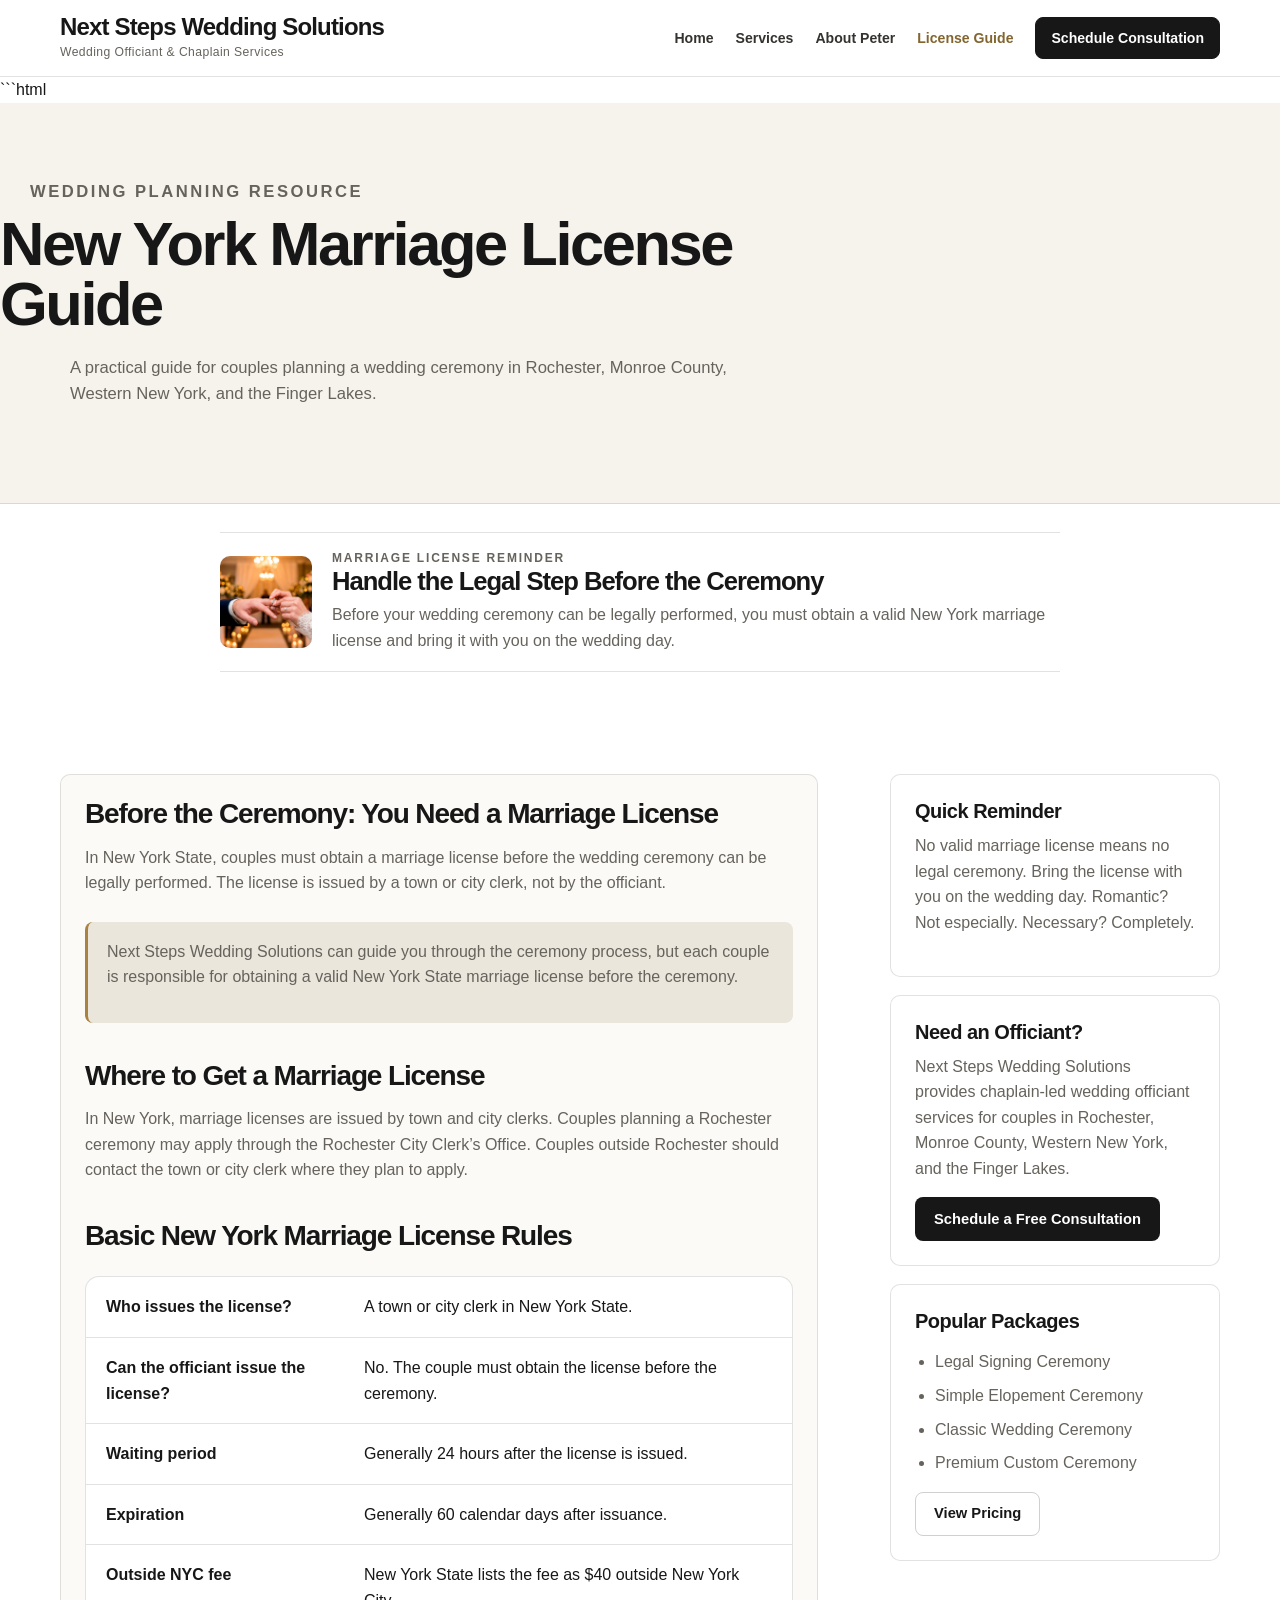
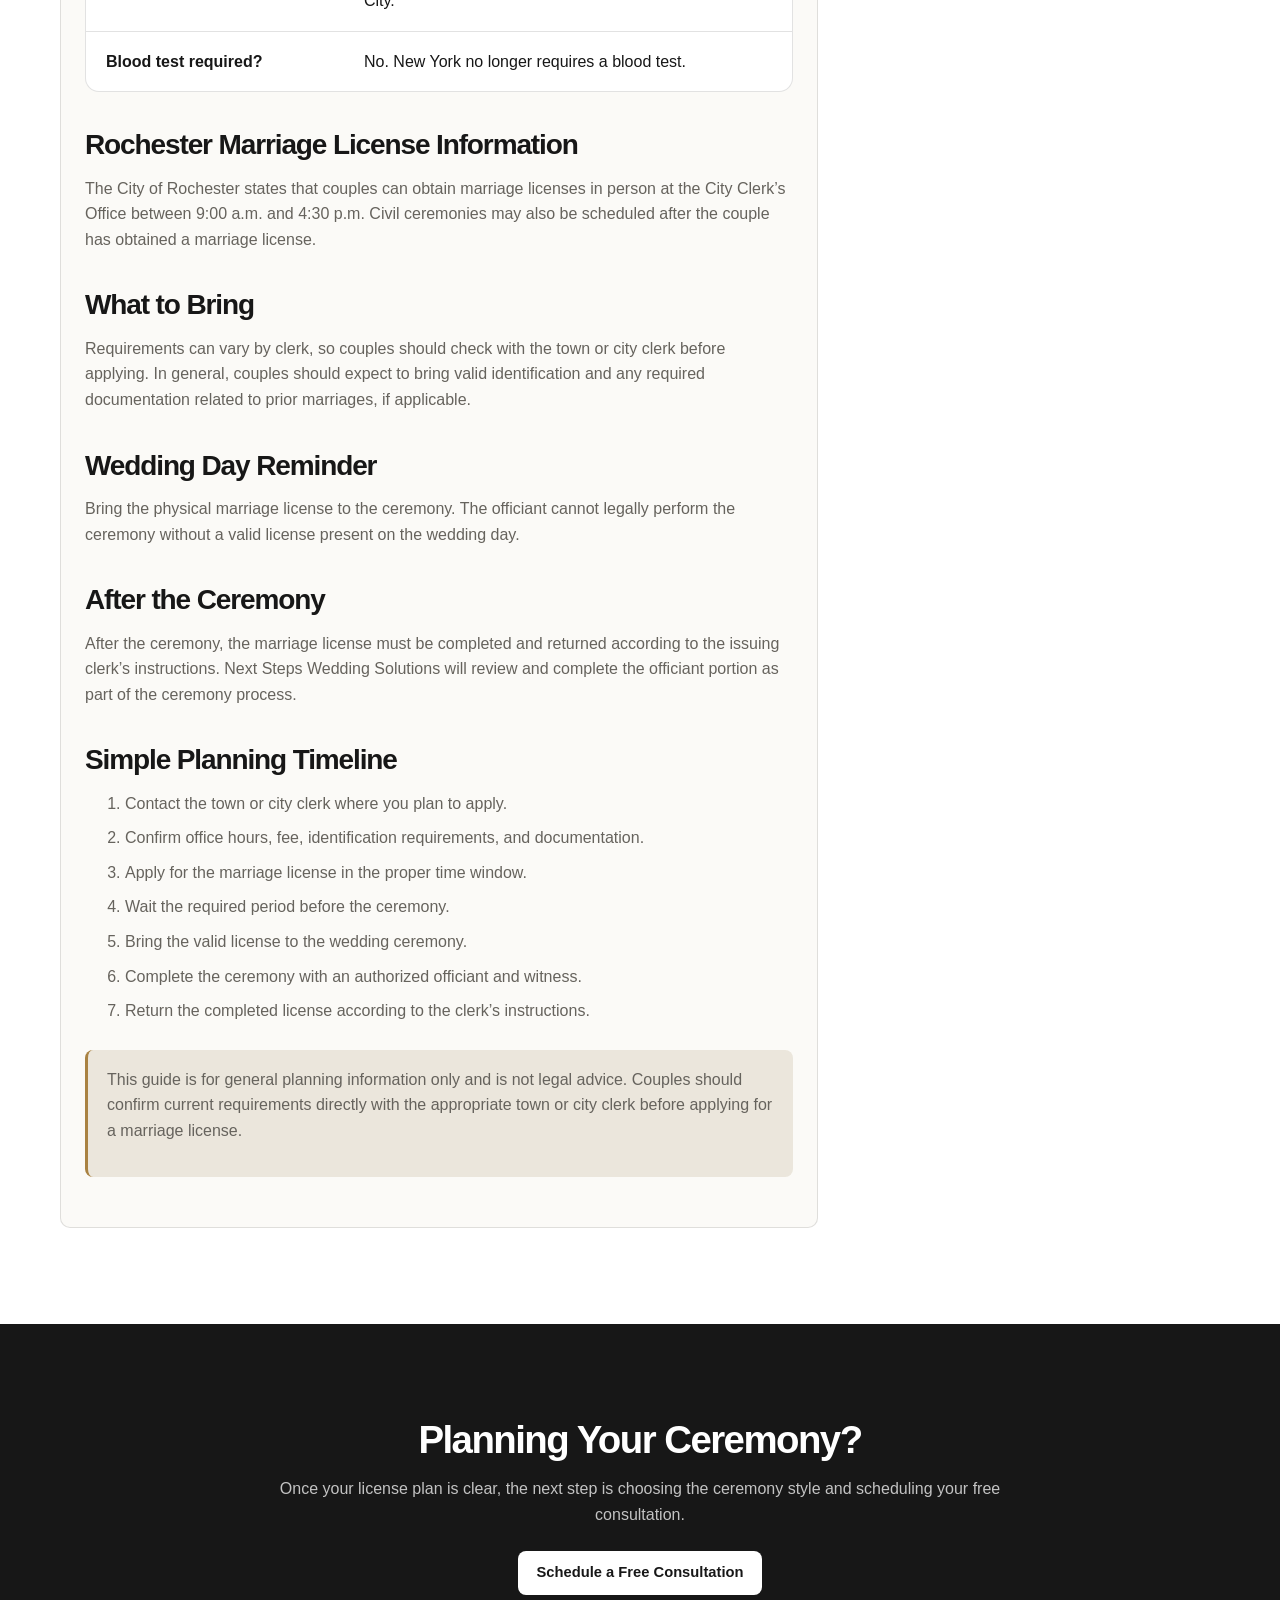
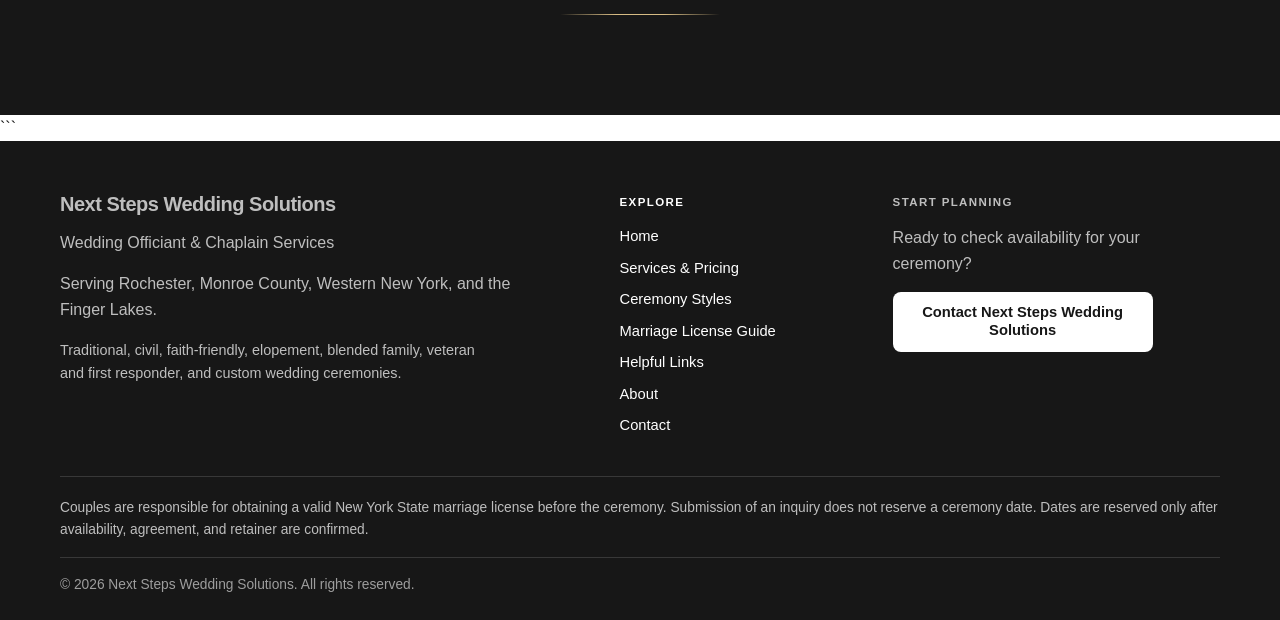
<file: marriage-license-guide.html>
<!DOCTYPE html>
<html lang="en">
<head>
  <meta charset="UTF-8">

  <meta name="viewport" content="width=device-width, initial-scale=1.0">

  <title>New York Marriage License Guide | Next Steps Wedding Solutions</title>

  <meta name="description" content="A practical New York marriage license guide for couples planning weddings in Rochester, Monroe County, and Western New York. Learn when to apply, where to go, and what to bring.">

  <link rel="canonical" href="https://weddingssolutions.com/marriage-license-guide.html">

  <meta property="og:title" content="New York Marriage License Guide | Next Steps Wedding Solutions">
  <meta property="og:description" content="A practical guide to New York marriage licenses for couples planning weddings in Rochester, Monroe County, and Western New York.">
  <meta property="og:type" content="article">
  <meta property="og:url" content="https://weddingssolutions.com/marriage-license-guide.html">
  <meta property="og:image" content="https://weddingssolutions.com/images/social-share.jpg">

  <meta name="twitter:card" content="summary_large_image">
  <meta name="twitter:title" content="New York Marriage License Guide | Next Steps Wedding Solutions">
  <meta name="twitter:description" content="Learn the basic marriage license steps for New York weddings.">
  <meta name="twitter:image" content="https://weddingssolutions.com/images/social-share.jpg">

  <link rel="icon" type="image/png" href="images/favicon-512.png">
  <link rel="apple-touch-icon" href="images/favicon-512.png">

<!-- Google tag (gtag.js) -->
<script async src="https://www.googletagmanager.com/gtag/js?id=G-TBQ9L303CH"></script>
<script>
  window.dataLayer = window.dataLayer || [];
  function gtag(){dataLayer.push(arguments);}
  gtag('js', new Date());

  gtag('config', 'G-TBQ9L303CH');
</script>

  <link rel="stylesheet" href="css/styles.css">
  <link rel="stylesheet" href="css/ceremony-photos.css">

  <script type="application/ld+json">
  {
    "@context": "https://schema.org",
    "@type": "Article",
    "@id": "https://weddingssolutions.com/marriage-license-guide.html#article",
    "headline": "New York Marriage License Guide",
    "description": "A practical New York marriage license guide for couples planning weddings in Rochester, Monroe County, and Western New York.",
    "author": {
      "@type": "Organization",
      "name": "Next Steps Wedding Solutions"
    },
    "publisher": {
      "@type": "Organization",
      "name": "Next Steps Wedding Solutions"
    },
    "mainEntityOfPage": "https://weddingssolutions.com/marriage-license-guide.html"
  }
  </script>
</head>

<body>
  <header class="site-header">
    <div class="container header-inner">
      <div class="brand">
        <a href="index.html" class="brand-name">Next Steps Wedding Solutions</a>
        <p class="brand-tagline">Wedding Officiant &amp; Chaplain Services</p>
      </div>

      <nav class="main-nav" aria-label="Main navigation">
        <a href="index.html">Home</a>
 		<a href="services.html">Services &amp; Pricing</a>
 		<a href="ceremony-styles.html">Ceremony Styles</a>
 		<a href="marriage-license-guide.html" class="active">Marriage License Guide</a>
 		<a href="helpful-links.html">Helpful Links</a>
 		<a href="about.html">About</a>
 		<a href="contact.html#free-consultation-booking" class="nav-button">Schedule Consultation</a>
      </nav>
    </div>
  </header>

  ```html
<main>
  <section class="page-hero">
    <div class="container narrow">
      <p class="eyebrow">Wedding Planning Resource</p>
      <h1>New York Marriage License Guide</h1>
      <p>
        A practical guide for couples planning a wedding ceremony in Rochester,
        Monroe County, Western New York, and the Finger Lakes.
      </p>
    </div>
  </section>

  <section class="license-practical-feature">
    <div class="container">
      <div class="license-practical-card">
        <figure class="license-practical-image">
          <img src="images/ceremonies/rings-vows-detail.jpg" alt="Wedding rings and ceremony details">
        </figure>

        <div class="license-practical-copy">
          <p class="eyebrow">Marriage License Reminder</p>
          <h2>Handle the Legal Step Before the Ceremony</h2>
          <p>
            Before your wedding ceremony can be legally performed, you must obtain a valid New York marriage license and bring it with you on the wedding day.
          </p>
        </div>
      </div>
    </div>
  </section>

  <section class="guide-section">
    <div class="container guide-layout">
      <article class="guide-content">
        <h2>Before the Ceremony: You Need a Marriage License</h2>
        <p>
          In New York State, couples must obtain a marriage license before the wedding
          ceremony can be legally performed. The license is issued by a town or city clerk,
          not by the officiant.
        </p>

        <div class="guide-note">
          <p>
            Next Steps Wedding Solutions can guide you through the ceremony process, but each couple
            is responsible for obtaining a valid New York State marriage license before the
            ceremony.
          </p>
        </div>

        <h2>Where to Get a Marriage License</h2>
        <p>
          In New York, marriage licenses are issued by town and city clerks. Couples planning
          a Rochester ceremony may apply through the Rochester City Clerk’s Office. Couples
          outside Rochester should contact the town or city clerk where they plan to apply.
        </p>

        <h2>Basic New York Marriage License Rules</h2>

        <div class="guide-table">
          <div class="guide-row">
            <strong>Who issues the license?</strong>
            <span>A town or city clerk in New York State.</span>
          </div>

          <div class="guide-row">
            <strong>Can the officiant issue the license?</strong>
            <span>No. The couple must obtain the license before the ceremony.</span>
          </div>

          <div class="guide-row">
            <strong>Waiting period</strong>
            <span>Generally 24 hours after the license is issued.</span>
          </div>

          <div class="guide-row">
            <strong>Expiration</strong>
            <span>Generally 60 calendar days after issuance.</span>
          </div>

          <div class="guide-row">
            <strong>Outside NYC fee</strong>
            <span>New York State lists the fee as $40 outside New York City.</span>
          </div>

          <div class="guide-row">
            <strong>Blood test required?</strong>
            <span>No. New York no longer requires a blood test.</span>
          </div>
        </div>

        <h2>Rochester Marriage License Information</h2>
        <p>
          The City of Rochester states that couples can obtain marriage licenses in person
          at the City Clerk’s Office between 9:00 a.m. and 4:30 p.m. Civil ceremonies may
          also be scheduled after the couple has obtained a marriage license.
        </p>

        <h2>What to Bring</h2>
        <p>
          Requirements can vary by clerk, so couples should check with the town or city clerk
          before applying. In general, couples should expect to bring valid identification and
          any required documentation related to prior marriages, if applicable.
        </p>

        <h2>Wedding Day Reminder</h2>
        <p>
          Bring the physical marriage license to the ceremony. The officiant cannot legally
          perform the ceremony without a valid license present on the wedding day.
        </p>

        <h2>After the Ceremony</h2>
        <p>
          After the ceremony, the marriage license must be completed and returned according to
          the issuing clerk’s instructions. Next Steps Wedding Solutions will review and complete the
          officiant portion as part of the ceremony process.
        </p>

        <h2>Simple Planning Timeline</h2>

        <ol class="guide-steps">
          <li>Contact the town or city clerk where you plan to apply.</li>
          <li>Confirm office hours, fee, identification requirements, and documentation.</li>
          <li>Apply for the marriage license in the proper time window.</li>
          <li>Wait the required period before the ceremony.</li>
          <li>Bring the valid license to the wedding ceremony.</li>
          <li>Complete the ceremony with an authorized officiant and witness.</li>
          <li>Return the completed license according to the clerk’s instructions.</li>
        </ol>

        <div class="guide-disclaimer">
          <p>
            This guide is for general planning information only and is not legal advice.
            Couples should confirm current requirements directly with the appropriate town
            or city clerk before applying for a marriage license.
          </p>
        </div>
      </article>

      <aside class="guide-sidebar">
        <div class="sidebar-card">
          <h3>Quick Reminder</h3>
          <p>
            No valid marriage license means no legal ceremony. Bring the license with you
            on the wedding day. Romantic? Not especially. Necessary? Completely.
          </p>
        </div>

        <div class="sidebar-card">
          <h3>Need an Officiant?</h3>
          <p>
            Next Steps Wedding Solutions provides chaplain-led wedding officiant services for couples
            in Rochester, Monroe County, Western New York, and the Finger Lakes.
          </p>
          <a href="contact.html#free-consultation-booking" class="button button-primary">Schedule a Free Consultation</a>
        </div>

        <div class="sidebar-card">
          <h3>Popular Packages</h3>
          <ul>
            <li>Legal Signing Ceremony</li>
            <li>Simple Elopement Ceremony</li>
            <li>Classic Wedding Ceremony</li>
            <li>Premium Custom Ceremony</li>
          </ul>
          <a href="services.html" class="button button-secondary">View Pricing</a>
        </div>
      </aside>
    </div>
  </section>

  <section class="cta-section">
    <div class="container narrow">
      <h2>Planning Your Ceremony?</h2>
      <p>
        Once your license plan is clear, the next step is choosing the ceremony style
        and scheduling your free consultation.
      </p>
      <a href="contact.html#free-consultation-booking" class="button button-primary">Schedule a Free Consultation</a>
    </div>
  </section>
</main>
```


  <footer class="site-footer">
    <div class="container footer-inner">
      <div class="footer-about">
        <p class="footer-brand">Next Steps Wedding Solutions</p>
        <p>Wedding Officiant &amp; Chaplain Services</p>
        <p>Serving Rochester, Monroe County, Western New York, and the Finger Lakes.</p>
        <p class="footer-small">
          Traditional, civil, faith-friendly, elopement, blended family, veteran and first responder,
          and custom wedding ceremonies.
        </p>
      </div>

      <div class="footer-links">
 	  <p class="footer-heading">Explore</p>
 	  <a href="index.html">Home</a>
 	  <a href="services.html">Services &amp; Pricing</a>
 	  <a href="ceremony-styles.html">Ceremony Styles</a>
 	  <a href="marriage-license-guide.html">Marriage License Guide</a>
 	  <a href="helpful-links.html">Helpful Links</a>
 	  <a href="about.html">About</a>
 	  <a href="contact.html">Contact</a>
 	</div>

      <div class="footer-contact">
        <p class="footer-heading">Start Planning</p>
        <p>Ready to check availability for your ceremony?</p>
        <a href="contact.html#free-consultation-booking" class="footer-button">Contact Next Steps Wedding Solutions</a>
      </div>
    </div>

    <div class="container footer-disclaimer">
      <p>
        Couples are responsible for obtaining a valid New York State marriage license before the ceremony.
        Submission of an inquiry does not reserve a ceremony date. Dates are reserved only after availability,
        agreement, and retainer are confirmed.
      </p>
    </div>

    <div class="container copyright">
      <p>&copy; 2026 Next Steps Wedding Solutions. All rights reserved.</p>
    </div>
  </footer>
</body>
</html>
</file>
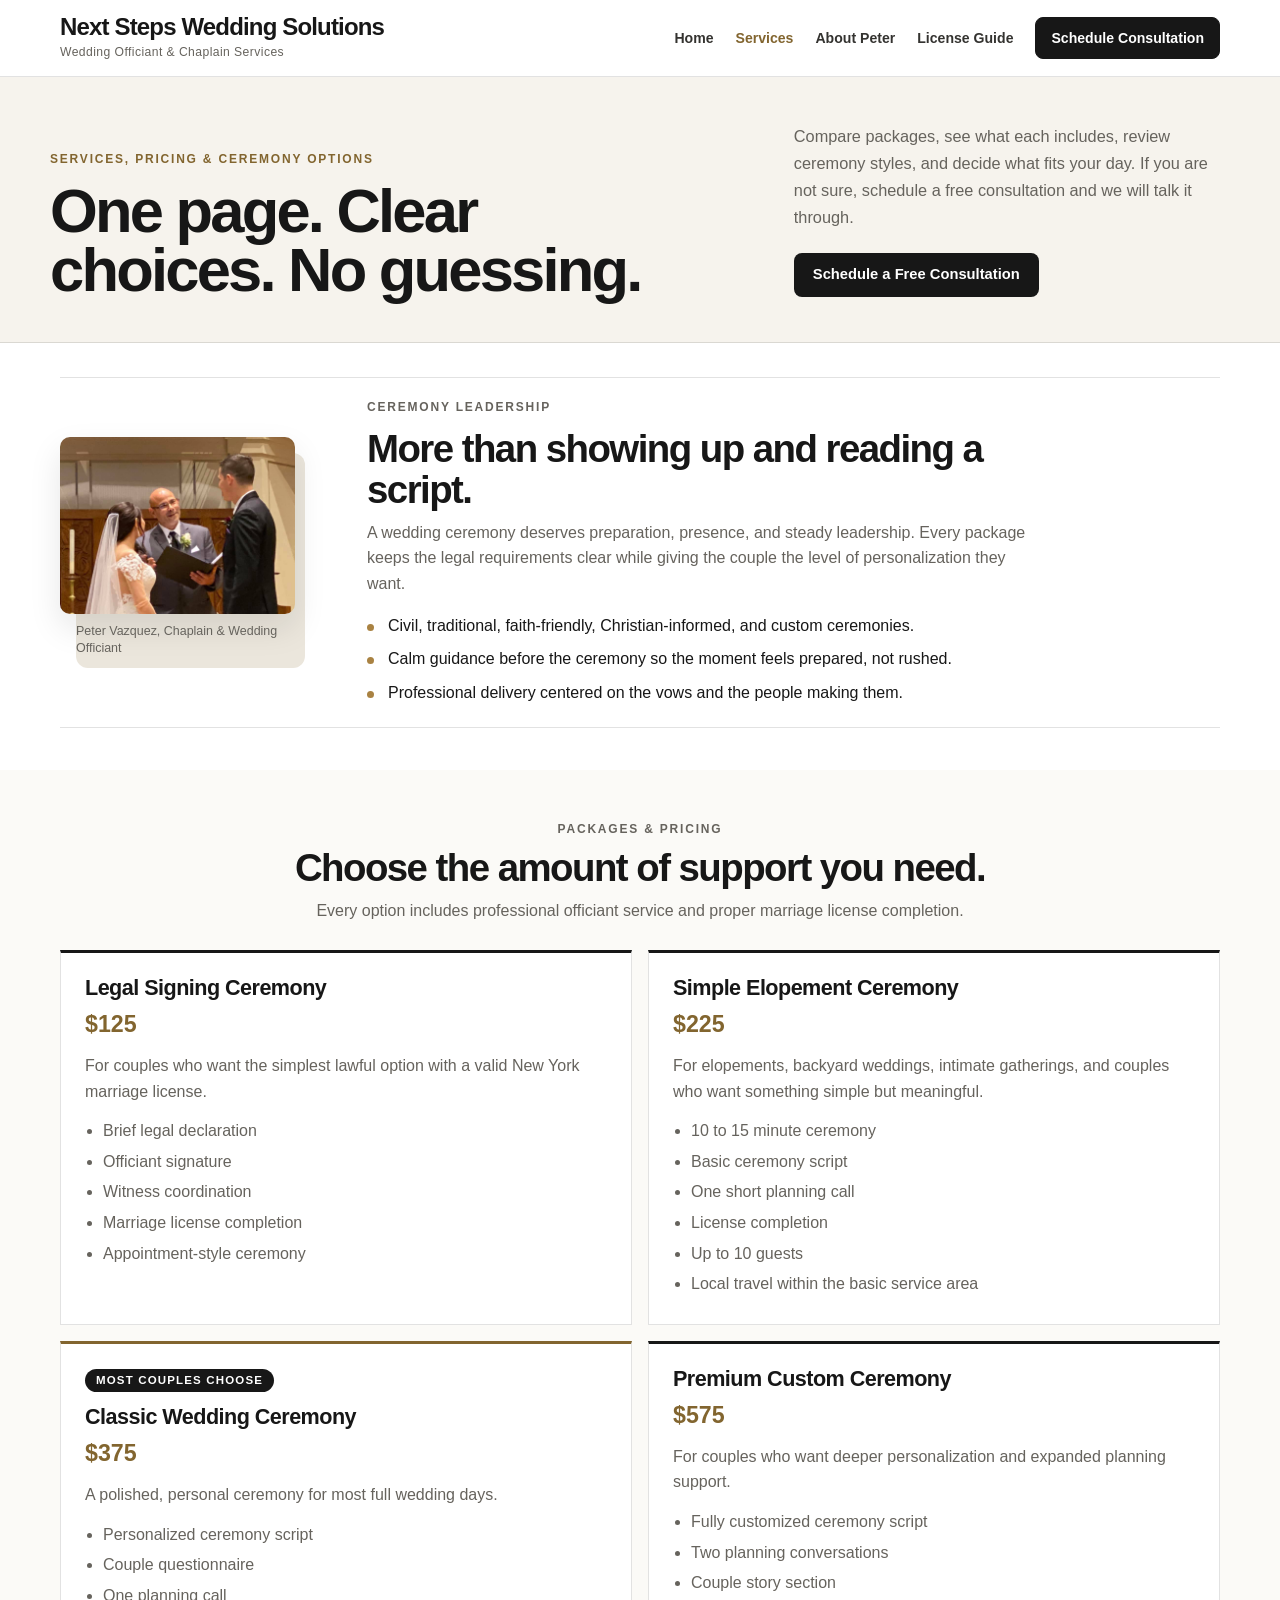
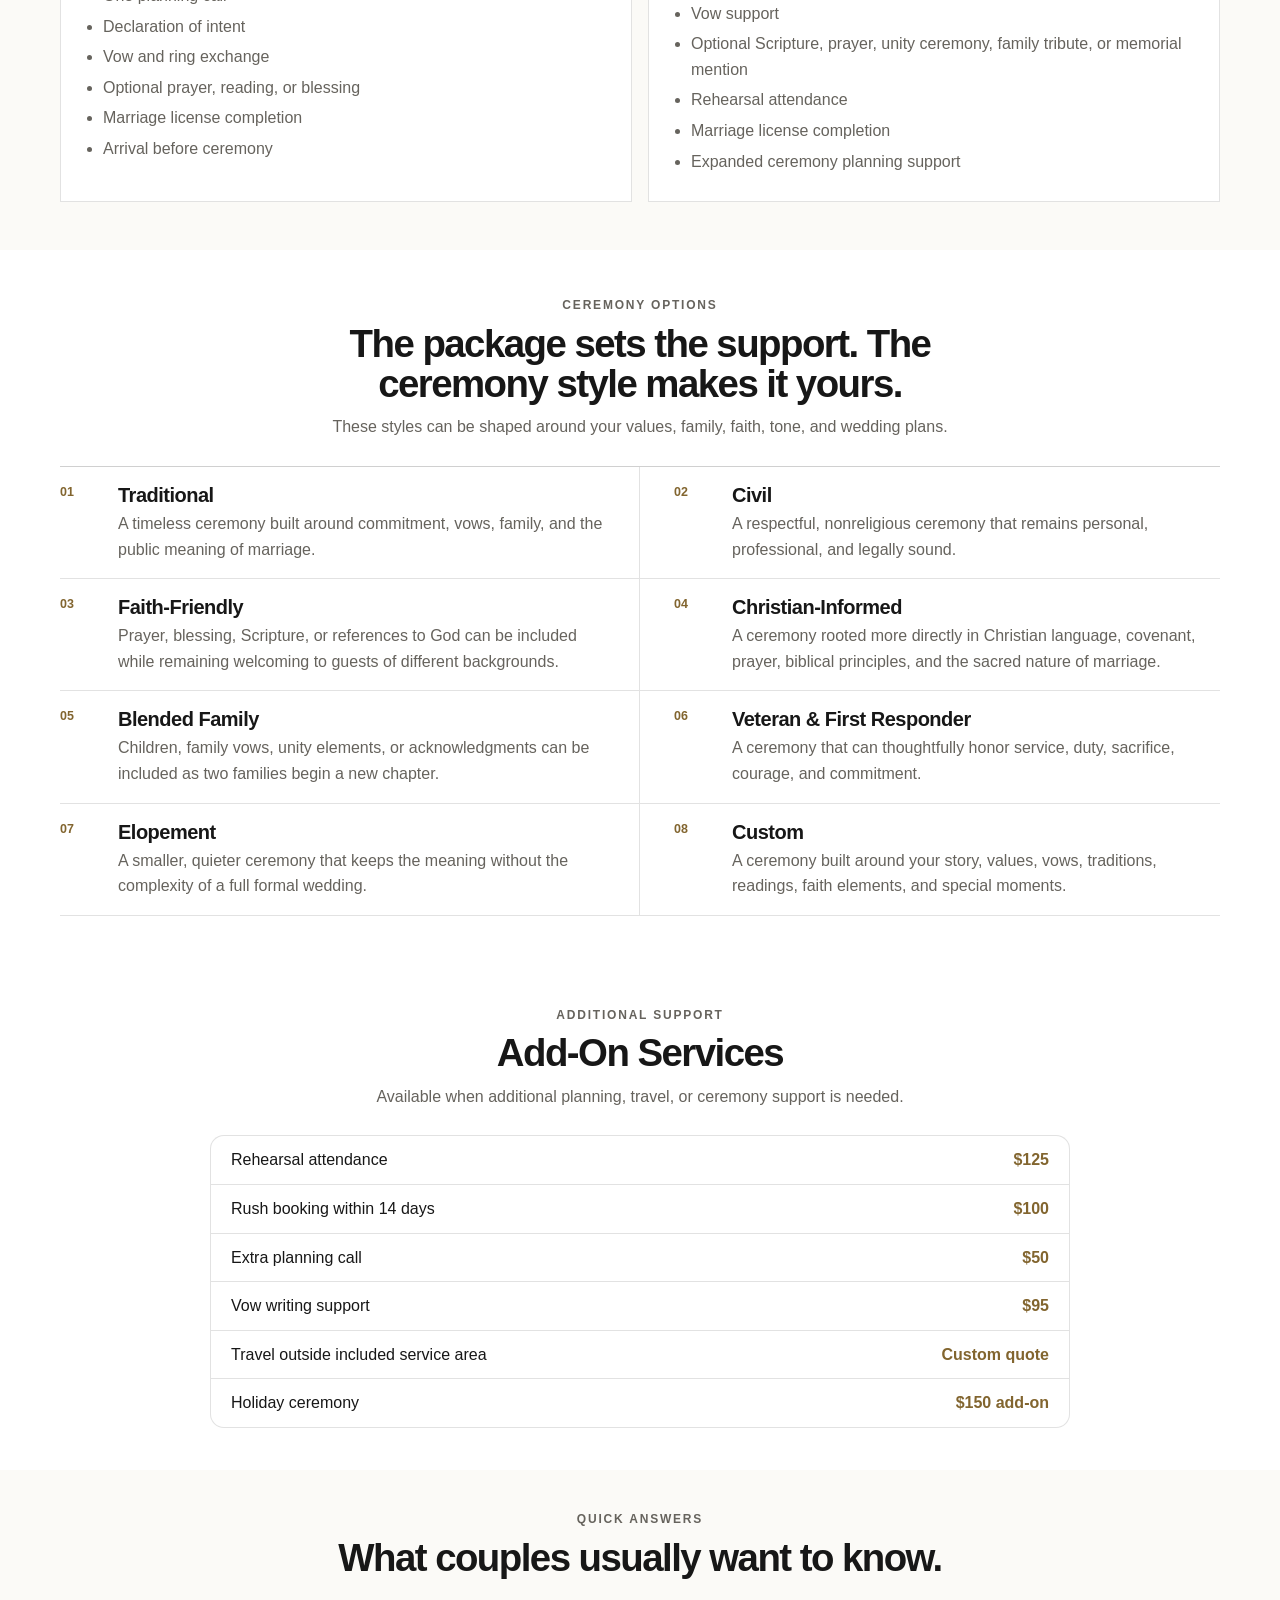
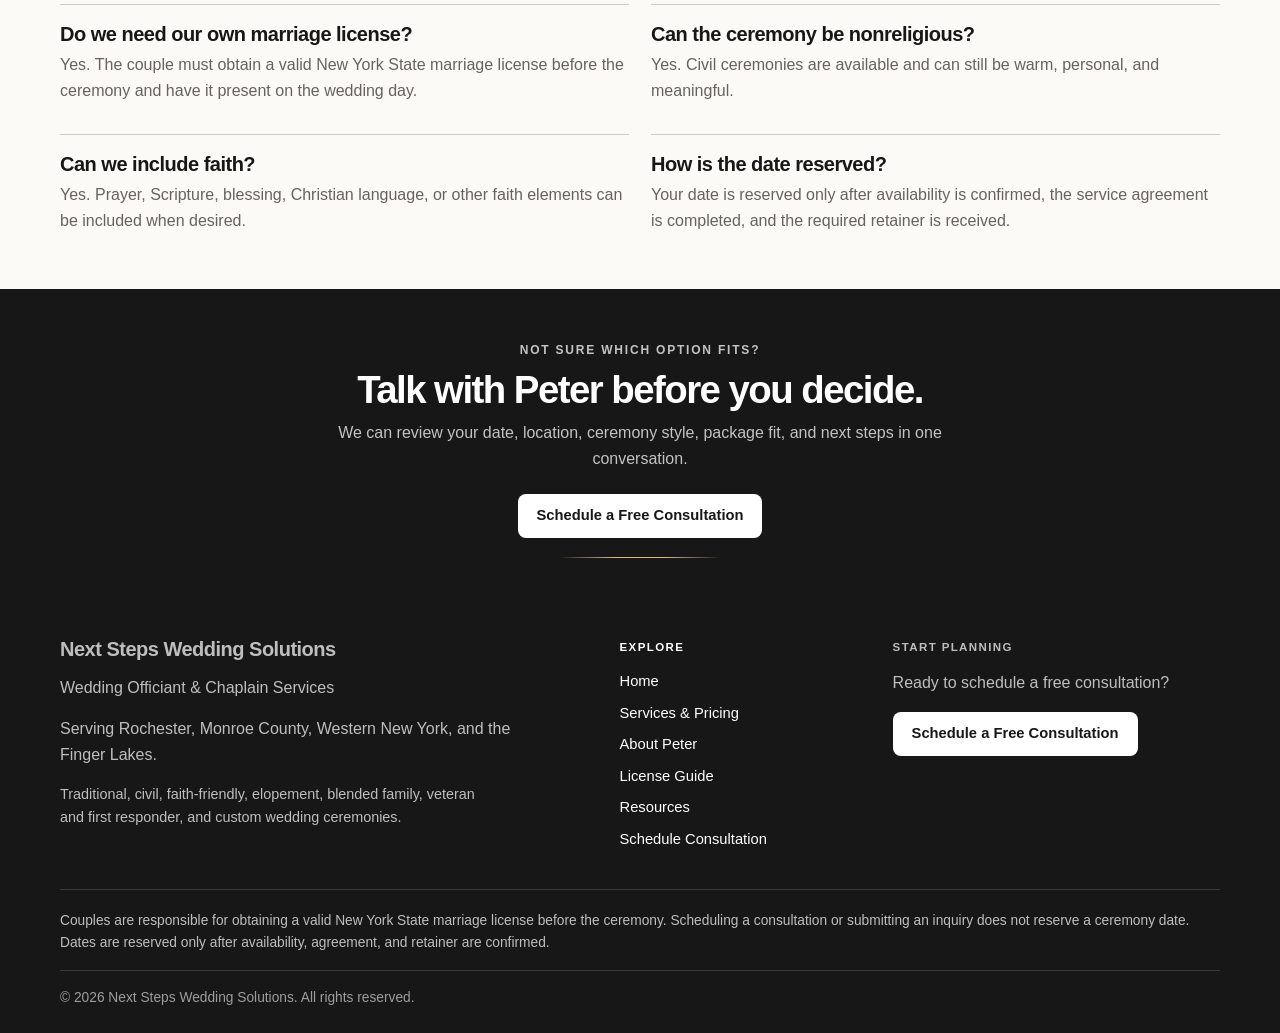
<file: services.html>
<!DOCTYPE html>
<html lang="en">
<head>
  <meta charset="UTF-8">
  <meta name="viewport" content="width=device-width, initial-scale=1.0">
  <link rel="canonical" href="https://weddingssolutions.com/services.html">

  <meta property="og:title" content="Wedding Officiant Pricing Rochester NY | Next Steps Wedding Solutions">
  <meta property="og:description" content="View wedding officiant packages and ceremony options for Rochester, Monroe County, Western New York, and the Finger Lakes.">
  <meta property="og:type" content="website">
  <meta property="og:url" content="https://weddingssolutions.com/services.html">
  <meta property="og:image" content="https://weddingssolutions.com/images/social-share.jpg">

  <meta name="twitter:card" content="summary_large_image">
  <meta name="twitter:title" content="Wedding Officiant Pricing Rochester NY | Next Steps Wedding Solutions">
  <meta name="twitter:description" content="Wedding officiant packages and ceremony options for Rochester and Western New York.">
  <meta name="twitter:image" content="https://weddingssolutions.com/images/social-share.jpg">

  <link rel="icon" type="image/png" href="images/favicon-512.png">
  <link rel="apple-touch-icon" href="images/favicon-512.png">

  <script async src="https://www.googletagmanager.com/gtag/js?id=G-TBQ9L303CH"></script>
  <script>
    window.dataLayer = window.dataLayer || [];
    function gtag(){dataLayer.push(arguments);}
    gtag('js', new Date());
    gtag('config', 'G-TBQ9L303CH');
  </script>

  <title>Wedding Officiant Pricing Rochester NY | Next Steps Wedding Solutions</title>
  <meta name="description" content="View wedding officiant packages and ceremony options for Rochester, Monroe County, Western New York, and the Finger Lakes.">

  <link rel="stylesheet" href="css/styles.css">
  <link rel="stylesheet" href="css/ceremony-photos.css">
  <link rel="stylesheet" href="css/services-interactive-min.css">
</head>

<body class="services-page">
  <header class="site-header">
    <div class="container header-inner">
      <div class="brand">
        <a href="index.html" class="brand-name">Next Steps Wedding Solutions</a>
        <p class="brand-tagline">Wedding Officiant &amp; Chaplain Services</p>
      </div>

      <nav class="main-nav" aria-label="Main navigation">
        <a href="index.html">Home</a>
        <a href="services.html" class="active">Services</a>
        <a href="ceremony-styles.html">Ceremony Options</a>
        <a href="marriage-license-guide.html">License Guide</a>
        <a href="about.html">About</a>
        <a href="contact.html#free-consultation-booking" class="nav-button">Schedule Consultation</a>
      </nav>
    </div>
  </header>

  <main>
    <section class="services-hero">
      <div class="container services-hero-layout">
        <div class="services-hero-title">
          <p class="eyebrow">Services, Pricing &amp; Ceremony Options</p>
          <h1>One page. Clear choices. No guessing.</h1>
        </div>

        <div class="services-hero-intro">
          <p>
            Compare packages, see what each includes, review ceremony styles, and decide what fits your day.
            If you are not sure, schedule a free consultation and we will talk it through.
          </p>
          <a href="contact.html#free-consultation-booking" class="button button-primary">Schedule a Free Consultation</a>
        </div>
      </div>
    </section>

    <section class="services-image-feature">
      <div class="container">
        <div class="services-image-card">
          <figure class="services-image-frame">
            <img src="images/ceremonies/officiant-speaking-ceremony.JPG" alt="Peter Vazquez officiating a wedding ceremony">
            <figcaption>Peter Vazquez, Chaplain &amp; Wedding Officiant</figcaption>
          </figure>

          <div class="services-image-copy">
            <p class="eyebrow">Ceremony Leadership</p>
            <h2>More than showing up and reading a script.</h2>
            <p>
              A wedding ceremony deserves preparation, presence, and steady leadership. Every package keeps
              the legal requirements clear while giving the couple the level of personalization they want.
            </p>
            <ul class="services-image-points">
              <li>Civil, traditional, faith-friendly, Christian-informed, and custom ceremonies.</li>
              <li>Calm guidance before the ceremony so the moment feels prepared, not rushed.</li>
              <li>Professional delivery centered on the vows and the people making them.</li>
            </ul>
          </div>
        </div>
      </div>
    </section>

    <section class="services-package-section" id="packages">
      <div class="container">
        <div class="section-heading">
          <p class="eyebrow">Packages &amp; Pricing</p>
          <h2>Choose the amount of support you need.</h2>
          <p>Every option includes professional officiant service and proper marriage license completion.</p>
        </div>

        <div class="services-package-grid">
          <article class="services-package-card">
            <h3>Legal Signing Ceremony</h3>
            <p class="package-price">$125</p>
            <p>For couples who want the simplest lawful option with a valid New York marriage license.</p>
            <ul>
              <li>Brief legal declaration</li>
              <li>Officiant signature</li>
              <li>Witness coordination</li>
              <li>Marriage license completion</li>
              <li>Appointment-style ceremony</li>
            </ul>
          </article>

          <article class="services-package-card">
            <h3>Simple Elopement Ceremony</h3>
            <p class="package-price">$225</p>
            <p>For elopements, backyard weddings, intimate gatherings, and couples who want something simple but meaningful.</p>
            <ul>
              <li>10 to 15 minute ceremony</li>
              <li>Basic ceremony script</li>
              <li>One short planning call</li>
              <li>License completion</li>
              <li>Up to 10 guests</li>
              <li>Local travel within the basic service area</li>
            </ul>
          </article>

          <article class="services-package-card featured">
            <p class="featured-label">Most Couples Choose</p>
            <h3>Classic Wedding Ceremony</h3>
            <p class="package-price">$375</p>
            <p>A polished, personal ceremony for most full wedding days.</p>
            <ul>
              <li>Personalized ceremony script</li>
              <li>Couple questionnaire</li>
              <li>One planning call</li>
              <li>Declaration of intent</li>
              <li>Vow and ring exchange</li>
              <li>Optional prayer, reading, or blessing</li>
              <li>Marriage license completion</li>
              <li>Arrival before ceremony</li>
            </ul>
          </article>

          <article class="services-package-card">
            <h3>Premium Custom Ceremony</h3>
            <p class="package-price">$575</p>
            <p>For couples who want deeper personalization and expanded planning support.</p>
            <ul>
              <li>Fully customized ceremony script</li>
              <li>Two planning conversations</li>
              <li>Couple story section</li>
              <li>Vow support</li>
              <li>Optional Scripture, prayer, unity ceremony, family tribute, or memorial mention</li>
              <li>Rehearsal attendance</li>
              <li>Marriage license completion</li>
              <li>Expanded ceremony planning support</li>
            </ul>
          </article>
        </div>
      </div>
    </section>

    <section class="services-ceremony-options" id="ceremony-options">
      <div class="container">
        <div class="section-heading">
          <p class="eyebrow">Ceremony Options</p>
          <h2>The package sets the support. The ceremony style makes it yours.</h2>
          <p>These styles can be shaped around your values, family, faith, tone, and wedding plans.</p>
        </div>

        <div class="services-options-grid">
          <article class="services-option-item"><span class="services-option-number">01</span><div><h3>Traditional</h3><p>A timeless ceremony built around commitment, vows, family, and the public meaning of marriage.</p></div></article>
          <article class="services-option-item"><span class="services-option-number">02</span><div><h3>Civil</h3><p>A respectful, nonreligious ceremony that remains personal, professional, and legally sound.</p></div></article>
          <article class="services-option-item"><span class="services-option-number">03</span><div><h3>Faith-Friendly</h3><p>Prayer, blessing, Scripture, or references to God can be included while remaining welcoming to guests of different backgrounds.</p></div></article>
          <article class="services-option-item"><span class="services-option-number">04</span><div><h3>Christian-Informed</h3><p>A ceremony rooted more directly in Christian language, covenant, prayer, biblical principles, and the sacred nature of marriage.</p></div></article>
          <article class="services-option-item"><span class="services-option-number">05</span><div><h3>Blended Family</h3><p>Children, family vows, unity elements, or acknowledgments can be included as two families begin a new chapter.</p></div></article>
          <article class="services-option-item"><span class="services-option-number">06</span><div><h3>Veteran &amp; First Responder</h3><p>A ceremony that can thoughtfully honor service, duty, sacrifice, courage, and commitment.</p></div></article>
          <article class="services-option-item"><span class="services-option-number">07</span><div><h3>Elopement</h3><p>A smaller, quieter ceremony that keeps the meaning without the complexity of a full formal wedding.</p></div></article>
          <article class="services-option-item"><span class="services-option-number">08</span><div><h3>Custom</h3><p>A ceremony built around your story, values, vows, traditions, readings, faith elements, and special moments.</p></div></article>
        </div>
      </div>
    </section>

    <section class="addon-section">
      <div class="container">
        <div class="section-heading">
          <p class="eyebrow">Additional Support</p>
          <h2>Add-On Services</h2>
          <p>Available when additional planning, travel, or ceremony support is needed.</p>
        </div>

        <div class="addon-table">
          <div class="addon-row"><span>Rehearsal attendance</span><strong>$125</strong></div>
          <div class="addon-row"><span>Rush booking within 14 days</span><strong>$100</strong></div>
          <div class="addon-row"><span>Extra planning call</span><strong>$50</strong></div>
          <div class="addon-row"><span>Vow writing support</span><strong>$95</strong></div>
          <div class="addon-row"><span>Travel outside included service area</span><strong>Custom quote</strong></div>
          <div class="addon-row"><span>Holiday ceremony</span><strong>$150 add-on</strong></div>
        </div>
      </div>
    </section>

    <section class="services-faq-simple">
      <div class="container">
        <div class="section-heading">
          <p class="eyebrow">Quick Answers</p>
          <h2>What couples usually want to know.</h2>
        </div>

        <div class="services-faq-grid">
          <article class="services-faq-item"><h3>Do we need our own marriage license?</h3><p>Yes. The couple must obtain a valid New York State marriage license before the ceremony and have it present on the wedding day.</p></article>
          <article class="services-faq-item"><h3>Can the ceremony be nonreligious?</h3><p>Yes. Civil ceremonies are available and can still be warm, personal, and meaningful.</p></article>
          <article class="services-faq-item"><h3>Can we include faith?</h3><p>Yes. Prayer, Scripture, blessing, Christian language, or other faith elements can be included when desired.</p></article>
          <article class="services-faq-item"><h3>How is the date reserved?</h3><p>Your date is reserved only after availability is confirmed, the service agreement is completed, and the required retainer is received.</p></article>
        </div>
      </div>
    </section>

    <section class="cta-section services-decision-cta">
      <div class="container narrow">
        <p class="eyebrow">Not Sure Which Option Fits?</p>
        <h2>Talk with Peter before you decide.</h2>
        <p>We can review your date, location, ceremony style, package fit, and next steps in one conversation.</p>
        <div class="services-cta-action">
          <a href="contact.html#free-consultation-booking" class="button button-primary">Schedule a Free Consultation</a>
        </div>
      </div>
    </section>
  </main>

  <footer class="site-footer">
    <div class="container footer-inner">
      <div class="footer-about">
        <p class="footer-brand">Next Steps Wedding Solutions</p>
        <p>Wedding Officiant &amp; Chaplain Services</p>
        <p>Serving Rochester, Monroe County, Western New York, and the Finger Lakes.</p>
        <p class="footer-small">Traditional, civil, faith-friendly, elopement, blended family, veteran and first responder, and custom wedding ceremonies.</p>
      </div>

      <div class="footer-links">
        <p class="footer-heading">Explore</p>
        <a href="index.html">Home</a>
        <a href="services.html">Services &amp; Pricing</a>
        <a href="about.html">About Peter</a>
        <a href="marriage-license-guide.html">License Guide</a>
        <a href="helpful-links.html">Resources</a>
        <a href="contact.html#free-consultation-booking">Schedule Consultation</a>
      </div>

      <div class="footer-contact">
        <p class="footer-heading">Start Planning</p>
        <p>Ready to schedule a free consultation?</p>
        <a href="contact.html#free-consultation-booking" class="footer-button">Schedule a Free Consultation</a>
      </div>
    </div>

    <div class="container footer-disclaimer">
      <p>Couples are responsible for obtaining a valid New York State marriage license before the ceremony. Scheduling a consultation or submitting an inquiry does not reserve a ceremony date. Dates are reserved only after availability, agreement, and retainer are confirmed.</p>
    </div>

    <div class="container copyright"><p>&copy; 2026 Next Steps Wedding Solutions. All rights reserved.</p></div>
  </footer>
</body>
</html>
</file>
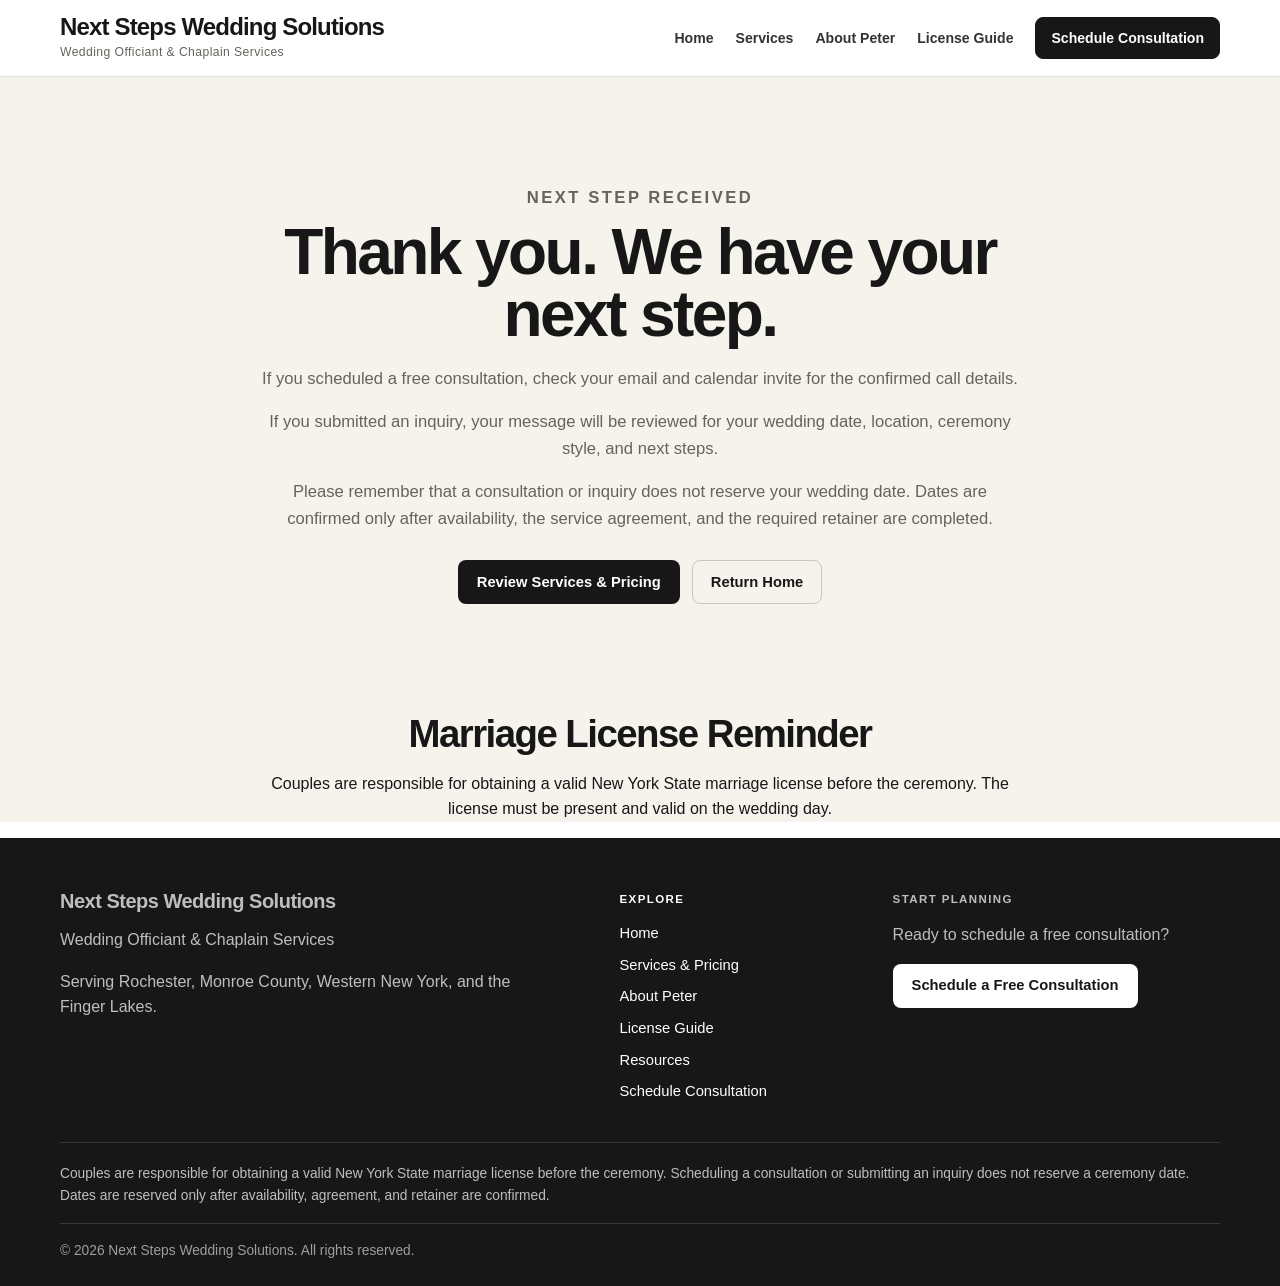
<file: thank-you.html>
<!DOCTYPE html>
<html lang="en">
<head>
  <meta charset="UTF-8">
  <meta name="viewport" content="width=device-width, initial-scale=1.0">
  <meta name="robots" content="noindex, nofollow">
  <link rel="icon" type="image/png" href="images/favicon-512.png">
  <link rel="apple-touch-icon" href="images/favicon-512.png">

  <script async src="https://www.googletagmanager.com/gtag/js?id=G-TBQ9L303CH"></script>
  <script>
    window.dataLayer = window.dataLayer || [];
    function gtag(){dataLayer.push(arguments);}
    gtag('js', new Date());
    gtag('config', 'G-TBQ9L303CH');
  </script>

  <title>Thank You | Next Steps Wedding Solutions</title>
  <meta name="description" content="Thank you for contacting Next Steps Wedding Solutions. Your free consultation or ceremony inquiry has been received.">
  <link rel="stylesheet" href="css/styles.css">
  <link rel="stylesheet" href="css/ceremony-photos.css">
</head>

<body>
  <header class="site-header">
    <div class="container header-inner">
      <div class="brand">
        <a href="index.html" class="brand-name">Next Steps Wedding Solutions</a>
        <p class="brand-tagline">Wedding Officiant &amp; Chaplain Services</p>
      </div>

      <nav class="main-nav" aria-label="Main navigation">
        <a href="index.html">Home</a>
        <a href="services.html">Services</a>
        <a href="ceremony-styles.html">Ceremony Options</a>
        <a href="marriage-license-guide.html">License Guide</a>
        <a href="about.html">About</a>
        <a href="contact.html#free-consultation-booking" class="nav-button">Schedule Consultation</a>
      </nav>
    </div>
  </header>

  <main>
    <section class="thank-you-section">
      <div class="container narrow">
        <p class="eyebrow">Next Step Received</p>
        <h1>Thank you. We have your next step.</h1>
        <p>If you scheduled a free consultation, check your email and calendar invite for the confirmed call details.</p>
        <p>If you submitted an inquiry, your message will be reviewed for your wedding date, location, ceremony style, and next steps.</p>
        <p>Please remember that a consultation or inquiry does not reserve your wedding date. Dates are confirmed only after availability, the service agreement, and the required retainer are completed.</p>

        <div class="button-row center-buttons">
          <a href="services.html" class="button button-primary">Review Services &amp; Pricing</a>
          <a href="index.html" class="button button-secondary">Return Home</a>
        </div>
      </div>
    </section>

    <section class="license-note-section">
      <div class="container narrow">
        <h2>Marriage License Reminder</h2>
        <p>Couples are responsible for obtaining a valid New York State marriage license before the ceremony. The license must be present and valid on the wedding day.</p>
      </div>
    </section>
  </main>

  <footer class="site-footer">
    <div class="container footer-inner">
      <div class="footer-about">
        <p class="footer-brand">Next Steps Wedding Solutions</p>
        <p>Wedding Officiant &amp; Chaplain Services</p>
        <p>Serving Rochester, Monroe County, Western New York, and the Finger Lakes.</p>
      </div>

      <div class="footer-links">
        <p class="footer-heading">Explore</p>
        <a href="index.html">Home</a>
        <a href="services.html">Services &amp; Pricing</a>
        <a href="about.html">About Peter</a>
        <a href="marriage-license-guide.html">License Guide</a>
        <a href="helpful-links.html">Resources</a>
        <a href="contact.html#free-consultation-booking">Schedule Consultation</a>
      </div>

      <div class="footer-contact">
        <p class="footer-heading">Start Planning</p>
        <p>Ready to schedule a free consultation?</p>
        <a href="contact.html#free-consultation-booking" class="footer-button">Schedule a Free Consultation</a>
      </div>
    </div>

    <div class="container footer-disclaimer"><p>Couples are responsible for obtaining a valid New York State marriage license before the ceremony. Scheduling a consultation or submitting an inquiry does not reserve a ceremony date. Dates are reserved only after availability, agreement, and retainer are confirmed.</p></div>
    <div class="container copyright"><p>&copy; 2026 Next Steps Wedding Solutions. All rights reserved.</p></div>
  </footer>
</body>
</html>
</file>
<file: css/styles.css>
:root {
  --ivory: #f6f3ed;
  --charcoal: #171717;
  --gold: #a98242;
  --gold-dark: #82652f;
  --taupe: #ebe6dc;
  --white: #ffffff;
  --muted: #66635d;
  --line: rgba(23, 23, 23, 0.12);
  --line-strong: rgba(23, 23, 23, 0.2);
  --surface: #fbfaf7;
  --radius-sm: 8px;
  --radius-md: 14px;
  --radius-lg: 22px;
  --shadow-soft: 0 18px 50px rgba(23, 23, 23, 0.08);
}

* {
  box-sizing: border-box;
}

html {
  scroll-behavior: smooth;
}

body {
  margin: 0;
  overflow-x: hidden;
  background: var(--white);
  color: var(--charcoal);
  font-family: ui-sans-serif, -apple-system, BlinkMacSystemFont, "Segoe UI", sans-serif;
  font-size: 16px;
  line-height: 1.6;
  -webkit-font-smoothing: antialiased;
}

a {
  color: inherit;
}

img {
  max-width: 100%;
}

.container {
  width: min(1160px, calc(100% - 48px));
  margin: 0 auto;
}

.narrow {
  width: min(760px, 100%);
  margin-inline: auto;
  text-align: center;
}

/* Header */

.site-header {
  position: sticky;
  top: 0;
  z-index: 30;
  background: rgba(255, 255, 255, 0.94);
  border-bottom: 1px solid var(--line);
  backdrop-filter: blur(16px);
}

.header-inner {
  min-height: 76px;
  display: flex;
  align-items: center;
  justify-content: space-between;
  gap: 32px;
  padding: 10px 0;
}

.brand {
  flex: 0 1 auto;
  min-width: 0;
}

.brand-name {
  display: block;
  color: var(--charcoal);
  font-size: clamp(1.2rem, 2vw, 1.5rem);
  font-weight: 760;
  letter-spacing: -0.035em;
  line-height: 1.05;
  text-decoration: none;
}

.brand-tagline {
  margin: 4px 0 0;
  color: var(--muted);
  font-size: 0.76rem;
  letter-spacing: 0.035em;
}

.main-nav {
  display: flex;
  align-items: center;
  justify-content: flex-end;
  flex-wrap: wrap;
  gap: 8px 22px;
  font-size: 0.88rem;
}

.main-nav a {
  color: #343330;
  font-weight: 650;
  text-decoration: none;
  white-space: nowrap;
}

.main-nav a:hover,
.main-nav a.active {
  color: var(--gold-dark);
}

.nav-button {
  min-height: 40px;
  display: inline-flex;
  align-items: center;
  justify-content: center;
  padding: 9px 15px;
  border: 1px solid var(--charcoal);
  border-radius: var(--radius-sm);
  background: var(--charcoal);
  color: var(--white) !important;
}

.main-nav .nav-button.active {
  border-color: var(--gold-dark);
  background: var(--gold-dark);
}

/* Typography */

.eyebrow {
  margin: 0 0 12px;
  color: var(--gold-dark);
  font-size: 0.75rem;
  font-weight: 760;
  letter-spacing: 0.15em;
  line-height: 1.3;
  text-transform: uppercase;
}

h1,
h2,
h3 {
  margin-top: 0;
  color: var(--charcoal);
  font-family: inherit;
  font-weight: 760;
  letter-spacing: -0.04em;
}

h1 {
  margin-bottom: 20px;
  font-size: clamp(2.5rem, 5vw, 4.75rem);
  line-height: 0.98;
}

h2 {
  margin-bottom: 16px;
  font-size: clamp(1.85rem, 3vw, 2.8rem);
  line-height: 1.05;
}

h3 {
  margin-bottom: 10px;
  font-size: 1.25rem;
  line-height: 1.2;
  letter-spacing: -0.025em;
}

p {
  margin-top: 0;
}

/* Buttons */

.button,
.footer-button,
.form-button {
  min-height: 44px;
  display: inline-flex;
  align-items: center;
  justify-content: center;
  padding: 11px 18px;
  border: 1px solid transparent;
  border-radius: var(--radius-sm);
  font: inherit;
  font-size: 0.92rem;
  font-weight: 720;
  line-height: 1.2;
  text-align: center;
  text-decoration: none;
  transition: transform 0.18s ease, background 0.18s ease, border-color 0.18s ease, color 0.18s ease;
}

.button:hover,
.footer-button:hover,
.form-button:hover {
  transform: translateY(-1px);
}

.button-primary,
.form-button,
.footer-button {
  background: var(--charcoal);
  color: var(--white);
}

.button-primary:hover,
.form-button:hover,
.footer-button:hover {
  background: #30302e;
}

.button-secondary {
  border-color: var(--line-strong);
  background: transparent;
  color: var(--charcoal);
}

.button-secondary:hover {
  border-color: var(--charcoal);
  background: var(--white);
}

.button-row {
  display: flex;
  flex-wrap: wrap;
  gap: 12px;
  margin-top: 28px;
}

.center,
.center-buttons {
  display: flex;
  justify-content: center;
  text-align: center;
}

/* Home and shared sections */

.hero-section {
  padding: clamp(72px, 9vw, 124px) 0;
  background: var(--ivory);
}

.hero-content {
  max-width: 760px;
}

.hero-text {
  max-width: 650px;
  margin-bottom: 0;
  color: var(--muted);
  font-size: clamp(1rem, 1.5vw, 1.14rem);
  line-height: 1.65;
}

.intro-section,
.services-preview,
.why-section,
.service-area-section,
.cta-section,
.license-guide-feature {
  padding: clamp(64px, 8vw, 96px) 0;
}

.intro-section,
.license-guide-feature,
.service-area-section {
  background: var(--white);
}

.services-preview,
.pricing-section,
.ceremony-style-section {
  background: var(--surface);
}

.why-section,
.process-section,
.contact-next-section,
.license-note-section,
.background-section {
  background: var(--ivory);
}

.intro-section p,
.section-heading p,
.service-area-section p,
.cta-section p,
.license-guide-feature p,
.guide-content p,
.contact-info p,
.about-text p,
.two-column p {
  color: var(--muted);
}

.section-heading {
  max-width: 720px;
  margin: 0 auto 36px;
  text-align: center;
}

.card-grid,
.process-grid,
.values-grid,
.style-grid,
.resource-link-grid,
.faq-grid {
  display: grid;
  gap: 18px;
}

.card-grid {
  grid-template-columns: repeat(4, minmax(0, 1fr));
  margin-bottom: 28px;
}

.service-card,
.pricing-card,
.style-card,
.process-card,
.value-card,
.resource-card,
.faq-item,
.sidebar-card,
.about-highlight-box,
.background-list-box,
.resource-link-card,
.contact-form-card,
.guide-content {
  background: var(--white);
  border: 1px solid var(--line);
  border-radius: var(--radius-md);
  padding: 24px;
  box-shadow: none;
}

.service-card p,
.pricing-card p,
.style-card p,
.process-card p,
.value-card p,
.resource-card p,
.faq-item p,
.sidebar-card p,
.resource-link-card p {
  color: var(--muted);
}

.price,
.package-price {
  color: var(--gold-dark) !important;
  font-weight: 760;
}

.price {
  margin: 0 0 10px;
  font-size: 0.96rem;
}

.package-price {
  margin: 8px 0 16px;
  font-size: 2rem;
}

.two-column,
.about-grid,
.contact-grid,
.guide-layout {
  display: grid;
  align-items: start;
  gap: clamp(32px, 6vw, 72px);
}

.two-column {
  grid-template-columns: repeat(2, minmax(0, 1fr));
}

.check-list {
  list-style: none;
  padding: 0;
  margin: 0;
}

.check-list li {
  position: relative;
  padding-left: 26px;
  margin-bottom: 12px;
  line-height: 1.5;
}

.check-list li::before {
  content: "";
  position: absolute;
  top: 0.66em;
  left: 0;
  width: 8px;
  height: 8px;
  border-radius: 50%;
  background: var(--gold);
}

.cta-section {
  background: var(--charcoal);
  color: var(--white);
  text-align: center;
}

.cta-section h2 {
  color: var(--white);
}

.cta-section p {
  margin-bottom: 24px;
  color: rgba(255, 255, 255, 0.74);
}

.cta-section .button-primary {
  background: var(--white);
  color: var(--charcoal);
}

.cta-section .button-primary:hover {
  background: var(--ivory);
}

/* Interior page sections */

.page-hero {
  padding: clamp(68px, 8vw, 104px) 0;
  background: var(--ivory);
  border-bottom: 1px solid var(--line);
  text-align: center;
}

.page-hero p {
  max-width: 760px;
  margin-inline: auto;
  color: var(--muted);
  font-size: 1.04rem;
}

.pricing-section,
.addon-section,
.faq-section,
.style-intro-section,
.ceremony-style-section,
.process-section,
.about-story-section,
.values-section,
.background-section,
.contact-section,
.contact-next-section,
.guide-section,
.helpful-links-section {
  padding: clamp(64px, 8vw, 96px) 0;
}

.pricing-section,
.about-story-section,
.contact-section,
.guide-section,
.faq-section,
.helpful-links-section,
.style-intro-section {
  background: var(--white);
}

.pricing-grid {
  display: grid;
  grid-template-columns: repeat(2, minmax(0, 1fr));
  gap: 20px;
}

.pricing-card,
.contact-form-card,
.guide-content,
.resource-card,
.resource-link-card {
  background: var(--surface);
}

.pricing-card h2,
.guide-content h2 {
  font-size: 1.75rem;
}

.pricing-card h3 {
  margin-top: 24px;
  font-size: 1.08rem;
}

.pricing-card ul,
.sidebar-card ul {
  padding-left: 20px;
}

.pricing-card li,
.sidebar-card li {
  margin-bottom: 8px;
  color: var(--muted);
}

.best-for,
.guide-note,
.guide-disclaimer {
  border-radius: var(--radius-sm);
  background: var(--taupe);
}

.best-for {
  padding: 13px 15px;
  font-weight: 720;
}

.featured-card {
  border-color: var(--gold);
}

.featured-label {
  display: inline-block;
  margin: 0 0 16px;
  padding: 6px 10px;
  border-radius: 999px;
  background: var(--charcoal);
  color: var(--white);
  font-size: 0.72rem;
  font-weight: 760;
  letter-spacing: 0.08em;
  text-transform: uppercase;
}

.addon-table,
.guide-table {
  max-width: 860px;
  margin: 26px auto;
  overflow: hidden;
  background: var(--white);
  border: 1px solid var(--line);
  border-radius: var(--radius-md);
}

.addon-row,
.guide-row {
  display: grid;
  gap: 18px;
  padding: 17px 20px;
  border-bottom: 1px solid var(--line);
}

.addon-row {
  grid-template-columns: 1fr auto;
}

.guide-row {
  grid-template-columns: 240px 1fr;
}

.addon-row:last-child,
.guide-row:last-child {
  border-bottom: 0;
}

.addon-row strong {
  color: var(--gold-dark);
  white-space: nowrap;
}

.style-grid,
.faq-grid {
  grid-template-columns: repeat(2, minmax(0, 1fr));
}

.process-grid,
.values-grid {
  grid-template-columns: repeat(4, minmax(0, 1fr));
}

.style-card h2 {
  font-size: 1.55rem;
}

.process-card span {
  width: 36px;
  height: 36px;
  display: inline-flex;
  align-items: center;
  justify-content: center;
  margin-bottom: 16px;
  border-radius: 50%;
  background: var(--charcoal);
  color: var(--white);
  font-weight: 760;
}

.about-grid {
  grid-template-columns: 1.2fr 0.8fr;
}

.contact-grid {
  grid-template-columns: 0.9fr 1.1fr;
}

.contact-detail-box {
  margin-top: 18px;
  padding: 22px;
  border: 1px solid var(--line);
  border-radius: var(--radius-md);
  background: var(--surface);
}

.contact-form {
  display: grid;
  gap: 13px;
  margin-top: 22px;
}

.contact-form label {
  color: var(--charcoal);
  font-weight: 720;
}

.contact-form input,
.contact-form select,
.contact-form textarea {
  width: 100%;
  min-height: 46px;
  padding: 12px 13px;
  border: 1px solid var(--line-strong);
  border-radius: var(--radius-sm);
  background: var(--white);
  color: var(--charcoal);
  font: inherit;
}

.contact-form textarea {
  min-height: 150px;
}

.form-button {
  width: fit-content;
  margin-top: 10px;
  cursor: pointer;
}

.form-note {
  margin-top: 16px;
  color: var(--muted);
  font-size: 0.9rem;
}

.guide-layout {
  grid-template-columns: minmax(0, 1fr) 330px;
}

.guide-note,
.guide-disclaimer {
  margin: 26px 0;
  padding: 17px 19px;
  border-left: 3px solid var(--gold);
}

.guide-content h2 {
  margin-top: 38px;
}

.guide-content h2:first-child {
  margin-top: 0;
}

.guide-steps {
  color: var(--muted);
}

.guide-steps li {
  margin-bottom: 9px;
}

.guide-sidebar {
  position: sticky;
  top: 110px;
  display: grid;
  gap: 18px;
}

.helpful-links-intro {
  max-width: 820px;
  margin: 0 auto 38px;
  text-align: center;
}

.helpful-links-intro p {
  color: var(--muted);
}

.resource-link-grid {
  grid-template-columns: repeat(3, minmax(0, 1fr));
}

.resource-link-card {
  display: flex;
  flex-direction: column;
  align-items: flex-start;
}

.resource-link-card h2 {
  margin-bottom: 12px;
  font-size: 1.4rem;
}

.resource-link-card .button {
  margin-top: auto;
}

.thank-you-section {
  min-height: 560px;
  display: flex;
  align-items: center;
  padding: 88px 0;
  background: var(--ivory);
  text-align: center;
}

.thank-you-section p {
  color: var(--muted);
  font-size: 1.04rem;
}

/* Footer */

.site-footer {
  padding: 52px 0 24px;
  background: var(--charcoal);
  color: var(--white);
}

.footer-inner {
  display: grid;
  grid-template-columns: minmax(300px, 1.25fr) minmax(150px, 0.55fr) minmax(220px, 0.8fr);
  gap: 48px;
  align-items: start;
  padding-bottom: 30px;
  border-bottom: 1px solid rgba(255, 255, 255, 0.14);
}

.footer-about {
  max-width: 470px;
}

.footer-contact {
  max-width: 280px;
}

.footer-brand {
  margin: 0 0 14px;
  color: var(--white);
  font-size: 1.25rem;
  font-weight: 760;
  letter-spacing: -0.025em;
  line-height: 1.15;
}

.footer-about p,
.footer-contact p,
.footer-disclaimer {
  color: rgba(255, 255, 255, 0.72);
}

.footer-small {
  max-width: 430px;
  font-size: 0.9rem;
}

.footer-heading {
  margin: 0 0 14px;
  color: var(--white);
  font-size: 0.72rem;
  font-weight: 760;
  letter-spacing: 0.12em;
  text-transform: uppercase;
}

.footer-links a {
  display: block;
  margin-bottom: 8px;
  color: var(--white);
  font-size: 0.92rem;
  text-decoration: none;
}

.footer-links a:hover {
  color: #d6bb84;
}

.footer-button {
  max-width: 260px;
  background: var(--white);
  color: var(--charcoal) !important;
}

.footer-disclaimer {
  padding: 20px 0 16px;
  border-bottom: 1px solid rgba(255, 255, 255, 0.14);
  font-size: 0.86rem;
}

.footer-disclaimer p,
.copyright p {
  margin-bottom: 0;
}

.copyright {
  padding-top: 16px;
  color: rgba(255, 255, 255, 0.58);
  font-size: 0.86rem;
}

/* Accessibility */

a:focus-visible,
button:focus-visible,
input:focus-visible,
select:focus-visible,
textarea:focus-visible {
  outline: 3px solid var(--gold);
  outline-offset: 3px;
}

/* Responsive */

@media (max-width: 1040px) {
  .header-inner {
    align-items: flex-start;
    flex-direction: column;
    gap: 12px;
    padding: 14px 0;
  }

  .main-nav {
    width: 100%;
    justify-content: flex-start;
    padding-top: 11px;
    border-top: 1px solid var(--line);
  }

  .card-grid,
  .process-grid,
  .values-grid,
  .resource-link-grid {
    grid-template-columns: repeat(2, minmax(0, 1fr));
  }

  .two-column,
  .about-grid,
  .contact-grid,
  .guide-layout {
    grid-template-columns: 1fr;
  }

  .guide-sidebar {
    position: static;
  }

  .footer-inner {
    grid-template-columns: 1.15fr 0.65fr 0.85fr;
    gap: 34px;
  }
}

@media (max-width: 820px) {
  .container {
    width: min(100% - 32px, 1160px);
  }

  .site-header {
    position: static;
  }

  .main-nav {
    display: grid;
    grid-template-columns: repeat(2, minmax(0, 1fr));
    gap: 8px;
  }

  .main-nav a {
    min-height: 44px;
    display: flex;
    align-items: center;
    justify-content: center;
    padding: 8px 10px;
    border: 1px solid var(--line);
    border-radius: var(--radius-sm);
    text-align: center;
    white-space: normal;
  }

  .main-nav .nav-button {
    grid-column: 1 / -1;
  }

  .hero-section,
  .page-hero,
  .intro-section,
  .services-preview,
  .why-section,
  .service-area-section,
  .cta-section,
  .pricing-section,
  .addon-section,
  .faq-section,
  .style-intro-section,
  .ceremony-style-section,
  .process-section,
  .about-story-section,
  .values-section,
  .background-section,
  .contact-section,
  .contact-next-section,
  .guide-section,
  .license-guide-feature,
  .helpful-links-section {
    padding: 56px 0;
  }

  .pricing-grid,
  .style-grid,
  .faq-grid,
  .card-grid,
  .process-grid,
  .values-grid,
  .resource-link-grid {
    grid-template-columns: 1fr;
  }

  .addon-row,
  .guide-row {
    grid-template-columns: 1fr;
    gap: 6px;
  }

  .button-row {
    width: 100%;
  }

  .button-row .button,
  .form-button,
  .footer-button,
  .resource-link-card .button {
    width: 100%;
    max-width: none;
  }

  .footer-inner {
    grid-template-columns: 1fr;
    gap: 28px;
  }

  .footer-about,
  .footer-contact {
    max-width: none;
  }
}

@media (max-width: 480px) {
  .container {
    width: min(100% - 24px, 1160px);
  }

  h1 {
    font-size: 2.35rem;
  }

  h2 {
    font-size: 1.85rem;
  }

  .brand-name {
    font-size: 1.18rem;
  }

  .brand-tagline {
    font-size: 0.72rem;
  }

  .main-nav {
    font-size: 0.82rem;
  }

  .service-card,
  .pricing-card,
  .style-card,
  .process-card,
  .value-card,
  .resource-card,
  .faq-item,
  .contact-form-card,
  .guide-content,
  .sidebar-card,
  .about-highlight-box,
  .background-list-box,
  .resource-link-card {
    padding: 20px;
  }
}
</file>
<file: css/ceremony-photos.css>
/* Shared image and page presentation */

/* Five-choice primary navigation */
.main-nav a[href="ceremony-styles.html"],
.main-nav a[href="helpful-links.html"] {
  display: none;
}

.main-nav a[href="services.html"],
.main-nav a[href="about.html"],
.main-nav a[href="marriage-license-guide.html"],
.main-nav a.nav-button {
  font-size: 0;
}

.main-nav a[href="services.html"]::after,
.main-nav a[href="about.html"]::after,
.main-nav a[href="marriage-license-guide.html"]::after,
.main-nav a.nav-button::after {
  font-size: 0.88rem;
}

.main-nav a[href="services.html"]::after { content: "Services"; }
.main-nav a[href="about.html"]::after { content: "About Peter"; }
.main-nav a[href="marriage-license-guide.html"]::after { content: "License Guide"; }
.main-nav a.nav-button::after { content: "Schedule Consultation"; }

.main-nav a[href="index.html"] { order: 1; }
.main-nav a[href="services.html"] { order: 2; }
.main-nav a[href="about.html"] { order: 3; }
.main-nav a[href="marriage-license-guide.html"] { order: 4; }
.main-nav a.nav-button { order: 5; }

.page-hero {
  padding: clamp(54px, 7vw, 78px) 0;
  text-align: left;
}

.page-hero .narrow {
  width: min(820px, 100%);
  margin-left: 0;
  text-align: left;
}

.page-hero h1 {
  max-width: 780px;
  font-size: clamp(2.35rem, 4.8vw, 4.35rem);
}

.page-hero p:last-child {
  max-width: 680px;
}

/* Home hero */

.home-hero-modern {
  padding: clamp(52px, 6vw, 72px) 0;
  background: var(--ivory);
  border-bottom: 1px solid var(--line);
}

.home-hero-grid {
  display: grid;
  grid-template-columns: minmax(0, 1fr) minmax(260px, 340px);
  gap: clamp(34px, 5vw, 72px);
  align-items: center;
}

.home-hero-copy {
  max-width: 690px;
}

.home-hero-copy h1 {
  max-width: 650px;
  margin-bottom: 18px;
  font-size: clamp(2.7rem, 5vw, 4.8rem);
  line-height: 0.96;
}

.home-hero-lead {
  max-width: 570px;
  margin-bottom: 0;
  color: var(--muted);
  font-size: clamp(1rem, 1.35vw, 1.12rem);
  line-height: 1.62;
}

.home-hero-note {
  margin: 20px 0 0;
  color: var(--gold-dark);
  font-size: 0.92rem;
  font-weight: 720;
}

.home-hero-image {
  position: relative;
  width: min(100%, 320px);
  margin: 0 auto;
  padding: 0 12px 12px 0;
}

.home-hero-image::before {
  content: "";
  position: absolute;
  inset: 18px 0 0 18px;
  z-index: 0;
  border-radius: 14px;
  background: #ddd1bb;
}

.home-hero-image img {
  position: relative;
  z-index: 1;
  width: 100%;
  display: block;
  aspect-ratio: 4 / 3;
  max-height: 255px;
  object-fit: cover;
  object-position: center;
  border-radius: 12px;
  box-shadow: 0 18px 40px rgba(23, 23, 23, 0.12);
}

.home-hero-image figcaption {
  position: relative;
  z-index: 2;
  margin: 10px 0 0 18px;
  color: var(--muted);
  font-size: 0.8rem;
  line-height: 1.4;
}

.home-intro-strip {
  padding: clamp(42px, 5vw, 62px) 0;
  border-bottom: 1px solid var(--line);
}

.home-intro-grid {
  display: grid;
  grid-template-columns: 0.55fr 1.35fr 1fr;
  gap: clamp(24px, 4vw, 52px);
}

.home-intro-grid h2,
.home-intro-grid p {
  margin-bottom: 0;
}

.home-intro-grid h2 {
  font-size: clamp(1.8rem, 3vw, 2.65rem);
}

.home-intro-grid p:last-child {
  color: var(--muted);
}

.home .services-preview {
  padding: clamp(60px, 7vw, 86px) 0;
  background: var(--surface);
}

.home-section-heading {
  max-width: none;
  display: grid;
  grid-template-columns: 1.15fr 0.85fr;
  gap: clamp(28px, 5vw, 64px);
  align-items: end;
  margin-bottom: 26px;
  text-align: left;
}

.home-section-heading h2,
.home-section-heading p {
  margin-bottom: 0;
}

.home-service-list {
  border-top: 1px solid var(--line-strong);
}

.home-service-row {
  display: grid;
  grid-template-columns: minmax(220px, 0.9fr) minmax(280px, 1.2fr) auto;
  gap: 24px;
  align-items: center;
  padding: 22px 0;
  border-bottom: 1px solid var(--line);
}

.home-service-row > div {
  display: grid;
  grid-template-columns: 34px 1fr;
  gap: 12px;
}

.home-service-row h3,
.home-service-row p {
  margin-bottom: 0;
}

.home-service-row > p:not(.price) {
  color: var(--muted);
}

.home-service-number {
  color: var(--gold-dark);
  font-size: 0.78rem;
  font-weight: 760;
}

.home-service-row .price {
  min-width: 92px;
  text-align: right;
}

.home-section-link {
  margin-top: 22px;
  text-align: right;
}

.home-section-link a {
  font-weight: 720;
  text-decoration: none;
}

/* Peter Vazquez profile */

.home-profile-section {
  padding: clamp(58px, 7vw, 84px) 0;
  background: var(--charcoal);
  color: var(--white);
}

.home-profile-grid {
  display: grid;
  grid-template-columns: 170px minmax(0, 1.15fr) minmax(240px, 0.85fr);
  gap: clamp(28px, 5vw, 64px);
  align-items: center;
}

.home-profile-photo {
  position: relative;
  width: 150px;
  margin: 0;
  padding: 0 8px 8px 0;
}

.home-profile-photo::before {
  content: "";
  position: absolute;
  inset: 12px 0 0 12px;
  background: #d6bb84;
  border-radius: 10px;
}

.home-profile-photo img {
  position: relative;
  z-index: 1;
  width: 150px;
  height: 188px;
  display: block;
  object-fit: cover;
  object-position: center top;
  border-radius: 10px;
  background: var(--white);
  box-shadow: 0 16px 32px rgba(0, 0, 0, 0.22);
}

.home-profile-copy h2,
.home-profile-copy h3 {
  color: var(--white);
}

.home-profile-copy h2 {
  margin-bottom: 6px;
}

.home-profile-copy .profile-role {
  margin-bottom: 18px;
  color: #d6bb84;
  font-size: 0.9rem;
  font-weight: 720;
  letter-spacing: 0.08em;
  text-transform: uppercase;
}

.home-profile-copy p {
  max-width: 650px;
  color: rgba(255, 255, 255, 0.76);
}

.home-profile-copy .button-secondary {
  border-color: rgba(255, 255, 255, 0.35);
  color: var(--white);
}

.home-profile-copy .button-secondary:hover {
  background: var(--white);
  color: var(--charcoal);
}

.home-profile-points {
  margin: 0;
  padding: 0;
  list-style: none;
  border-top: 1px solid rgba(255, 255, 255, 0.16);
}

.home-profile-points li {
  padding: 12px 0;
  border-bottom: 1px solid rgba(255, 255, 255, 0.16);
  color: rgba(255, 255, 255, 0.82);
  font-size: 0.94rem;
}

/* About portrait */

.about-hero-profile {
  padding: clamp(54px, 7vw, 78px) 0;
}

.about-hero-grid {
  width: min(940px, 100%);
  display: grid;
  grid-template-columns: minmax(0, 1fr) 220px;
  gap: clamp(36px, 6vw, 72px);
  align-items: center;
}

.about-hero-copy p:last-child {
  max-width: 650px;
  color: var(--muted);
}

.about-profile-photo {
  position: relative;
  width: 210px;
  margin: 0;
  padding: 0 10px 10px 0;
}

.about-profile-photo::before {
  content: "";
  position: absolute;
  inset: 16px 0 0 16px;
  background: var(--taupe);
  border-radius: 12px;
}

.about-profile-photo img {
  position: relative;
  z-index: 1;
  width: 210px;
  height: 262px;
  display: block;
  object-fit: cover;
  object-position: center top;
  border-radius: 12px;
  background: var(--white);
  box-shadow: 0 16px 36px rgba(23, 23, 23, 0.14);
}

.about-profile-photo figcaption {
  position: relative;
  z-index: 1;
  margin: 9px 0 0 16px;
  color: var(--muted);
  font-size: 0.78rem;
  line-height: 1.4;
}

.home-value-section {
  padding: clamp(60px, 7vw, 86px) 0;
  background: var(--white);
}

.home-value-grid {
  display: grid;
  grid-template-columns: 0.9fr 0.8fr 1.3fr;
  gap: clamp(30px, 5vw, 68px);
}

.home-value-grid h2,
.home-value-intro {
  margin-bottom: 0;
}

.home-value-intro {
  color: var(--muted);
  font-size: 1.04rem;
}

.home-value-points {
  display: grid;
  gap: 22px;
}

.home-value-points article {
  padding-bottom: 20px;
  border-bottom: 1px solid var(--line);
}

.home-value-points article:last-child {
  padding-bottom: 0;
  border-bottom: 0;
}

.home-value-points h3 {
  margin-bottom: 5px;
}

.home-value-points p {
  margin: 0;
  color: var(--muted);
}

.home-license-strip {
  padding: clamp(48px, 6vw, 68px) 0;
  background: var(--charcoal);
  color: var(--white);
}

.home-license-grid {
  display: grid;
  grid-template-columns: 1fr 1.1fr auto;
  gap: clamp(28px, 5vw, 64px);
  align-items: center;
}

.home-license-grid h2,
.home-license-grid p {
  margin-bottom: 0;
}

.home-license-grid h2 {
  color: var(--white);
}

.home-license-grid p {
  color: rgba(255, 255, 255, 0.72);
}

.home-license-grid .button-secondary {
  border-color: rgba(255, 255, 255, 0.35);
  color: var(--white);
}

.home-service-area {
  padding: clamp(46px, 5vw, 62px) 0;
  background: var(--ivory);
}

.home-area-grid {
  display: grid;
  grid-template-columns: 0.45fr 1.4fr 0.7fr;
  gap: clamp(24px, 4vw, 52px);
}

.home-area-grid h2,
.home-area-grid p {
  margin-bottom: 0;
}

.home-area-grid p:last-child {
  color: var(--muted);
}

.home .cta-section .eyebrow {
  color: #d6bb84;
}

/* Site-wide CTA finishing line */

.cta-section .button-primary {
  position: relative;
  margin-bottom: 24px;
  overflow: visible;
}

.cta-section .button-primary::after {
  content: "";
  position: absolute;
  left: 50%;
  bottom: -21px;
  width: 160px;
  height: 1px;
  transform: translateX(-50%);
  background: linear-gradient(
    90deg,
    transparent 0%,
    rgba(214, 187, 132, 0.35) 10%,
    #d6bb84 35%,
    #d6bb84 65%,
    rgba(214, 187, 132, 0.35) 90%,
    transparent 100%
  );
  pointer-events: none;
}

/* Interior image accents */

.services-image-feature,
.styles-ceremony-band,
.ceremony-moment-section {
  padding: clamp(46px, 6vw, 68px) 0;
  background: var(--white);
}

.services-image-card,
.styles-band-card,
.ceremony-moment-card {
  display: grid;
  grid-template-columns: minmax(220px, 300px) minmax(0, 1fr);
  gap: clamp(30px, 5vw, 58px);
  align-items: center;
  padding: clamp(26px, 4vw, 38px) 0;
  border-top: 1px solid var(--line);
  border-bottom: 1px solid var(--line);
  background: transparent;
}

.services-image-frame,
.styles-band-image,
.ceremony-moment-image {
  position: relative;
  width: min(100%, 280px);
  margin: 0;
  padding: 0 10px 10px 0;
  overflow: visible;
  background: transparent;
}

.services-image-frame::before,
.styles-band-image::before,
.ceremony-moment-image::before {
  content: "";
  position: absolute;
  inset: 16px 0 0 16px;
  border-radius: 12px;
  background: var(--taupe);
}

.services-image-frame img,
.styles-band-image img,
.ceremony-moment-image img {
  position: relative;
  z-index: 1;
  width: 100%;
  display: block;
  aspect-ratio: 4 / 3;
  max-height: 220px;
  object-fit: cover;
  object-position: center;
  border-radius: 10px;
  box-shadow: 0 14px 32px rgba(23, 23, 23, 0.1);
}

.services-image-frame figcaption {
  position: relative;
  z-index: 2;
  margin: 9px 0 0 16px;
  padding: 0;
  background: transparent;
  color: var(--muted);
  font-size: 0.78rem;
  line-height: 1.4;
}

.services-image-copy,
.styles-band-copy,
.ceremony-moment-copy {
  max-width: 680px;
}

.services-image-copy p,
.styles-band-copy p,
.ceremony-moment-copy p {
  color: var(--muted);
}

.services-image-points,
.ceremony-moment-list {
  display: grid;
  gap: 10px;
  margin: 20px 0 0;
  padding: 0;
  list-style: none;
}

.services-image-points li,
.ceremony-moment-list li {
  position: relative;
  padding-left: 21px;
}

.services-image-points li::before,
.ceremony-moment-list li::before {
  content: "";
  position: absolute;
  top: 0.7em;
  left: 0;
  width: 7px;
  height: 7px;
  border-radius: 50%;
  background: var(--gold);
}

.styles-band-copy {
  margin: 0;
  padding: 0;
  text-align: left;
}

.styles-band-note {
  max-width: 560px;
  margin: 20px 0 0;
  padding: 14px 16px;
  border-left: 3px solid var(--gold);
  border-radius: 0;
  background: var(--surface);
}

.styles-band-note p {
  margin: 0;
  color: var(--charcoal);
  font-size: 0.96rem;
  font-style: normal;
}

.styles-style-tags {
  display: flex;
  flex-wrap: wrap;
  justify-content: flex-start;
  gap: 8px;
  margin-top: 18px;
}

.styles-style-tags span {
  padding: 6px 10px;
  border: 1px solid var(--line);
  border-radius: 999px;
  background: var(--white);
  font-size: 0.82rem;
  font-weight: 680;
}

.license-practical-feature {
  padding: 28px 0 6px;
  background: var(--white);
}

.license-practical-card {
  max-width: 840px;
  display: grid;
  grid-template-columns: 92px minmax(0, 1fr);
  gap: 20px;
  align-items: center;
  margin: 0 auto;
  padding: 18px 0;
  border-top: 1px solid var(--line);
  border-bottom: 1px solid var(--line);
  background: transparent;
}

.license-practical-image {
  width: 92px;
  height: 92px;
  margin: 0;
  overflow: hidden;
  border-radius: 10px;
}

.license-practical-image img {
  width: 100%;
  height: 100%;
  display: block;
  object-fit: cover;
}

.license-practical-copy h2 {
  margin: 2px 0 7px;
  font-size: clamp(1.3rem, 2vw, 1.75rem);
}

.license-practical-copy p {
  margin: 0;
  color: var(--muted);
}

/* Simplified services presentation */

.services-package-section,
.services-ceremony-options,
.services-faq-simple {
  padding: clamp(60px, 7vw, 86px) 0;
}

.services-package-section,
.services-faq-simple {
  background: var(--surface);
}

.services-ceremony-options {
  background: var(--white);
}

.services-package-grid {
  display: grid;
  grid-template-columns: repeat(2, minmax(0, 1fr));
  gap: 18px;
}

.services-package-card {
  padding: 26px;
  border: 1px solid var(--line);
  border-top: 3px solid var(--charcoal);
  background: var(--white);
}

.services-package-card.featured {
  border-top-color: var(--gold-dark);
}

.services-package-card h3 {
  margin-bottom: 6px;
  font-size: 1.35rem;
}

.services-package-card .package-price {
  margin: 0 0 12px;
  font-size: 1.45rem;
}

.services-package-card > p:not(.package-price) {
  color: var(--muted);
}

.services-package-card ul {
  margin: 18px 0 0;
  padding-left: 18px;
  color: var(--muted);
}

.services-package-card li {
  margin-bottom: 6px;
}

.services-options-grid {
  display: grid;
  grid-template-columns: repeat(2, minmax(0, 1fr));
  border-top: 1px solid var(--line-strong);
}

.services-option-item {
  display: grid;
  grid-template-columns: 44px 1fr;
  gap: 14px;
  padding: 20px 24px 20px 0;
  border-bottom: 1px solid var(--line);
}

.services-option-item:nth-child(odd) {
  padding-right: 34px;
  border-right: 1px solid var(--line);
}

.services-option-item:nth-child(even) {
  padding-left: 34px;
}

.services-option-number {
  color: var(--gold-dark);
  font-size: 0.78rem;
  font-weight: 760;
}

.services-option-item h3 {
  margin-bottom: 5px;
}

.services-option-item p {
  margin: 0;
  color: var(--muted);
}

.services-faq-grid {
  display: grid;
  grid-template-columns: repeat(2, minmax(0, 1fr));
  gap: 18px;
}

.services-faq-item {
  padding: 22px 0;
  border-top: 1px solid var(--line-strong);
}

.services-faq-item h3 {
  margin-bottom: 8px;
}

.services-faq-item p {
  margin: 0;
  color: var(--muted);
}

/* Interior grids and cards */

.style-card,
.value-card,
.resource-link-card,
.about-highlight-box,
.background-list-box,
.contact-detail-box,
.contact-form-card,
.guide-content,
.sidebar-card {
  border-radius: 10px;
  box-shadow: none;
}

.style-card,
.value-card,
.resource-link-card {
  border-top: 3px solid var(--charcoal);
}

.resource-link-card .eyebrow {
  margin-bottom: 8px;
}

.thank-you-section {
  min-height: auto;
  padding: clamp(72px, 9vw, 110px) 0;
}

@media (max-width: 980px) {
  .home-hero-grid,
  .home-intro-grid,
  .home-section-heading,
  .home-profile-grid,
  .home-value-grid,
  .home-license-grid,
  .home-area-grid,
  .about-hero-grid,
  .services-image-card,
  .styles-band-card,
  .ceremony-moment-card {
    grid-template-columns: 1fr;
  }

  .home-profile-photo {
    width: 132px;
  }

  .home-profile-photo img {
    width: 132px;
    height: 165px;
  }

  .about-profile-photo {
    width: 190px;
  }

  .about-profile-photo img {
    width: 190px;
    height: 238px;
  }

  .home-hero-image {
    width: min(100%, 360px);
    margin-left: 0;
  }

  .home-license-grid .button {
    width: fit-content;
  }

  .services-image-frame,
  .styles-band-image,
  .ceremony-moment-image {
    width: min(100%, 320px);
  }
}

@media (max-width: 720px) {
  .cta-section .button-primary::after {
    width: 130px;
  }

  .page-hero {
    padding: 48px 0;
  }

  .home-hero-modern,
  .home .services-preview,
  .home-profile-section,
  .home-value-section,
  .home-license-strip,
  .home-service-area,
  .services-image-feature,
  .styles-ceremony-band,
  .ceremony-moment-section,
  .services-package-section,
  .services-ceremony-options,
  .services-faq-simple {
    padding: 48px 0;
  }

  .home-hero-copy h1 {
    font-size: clamp(2.5rem, 13vw, 3.65rem);
  }

  .home-hero-image {
    width: min(100%, 320px);
  }

  .home-hero-image img {
    max-height: 225px;
  }

  .home-service-row {
    grid-template-columns: 1fr;
    gap: 9px;
    padding: 20px 0;
  }

  .home-service-row .price,
  .home-section-link {
    text-align: left;
  }

  .home-license-grid .button {
    width: 100%;
  }

  .license-practical-card {
    grid-template-columns: 72px 1fr;
    text-align: left;
  }

  .license-practical-image {
    width: 72px;
    height: 72px;
  }

  .services-package-grid,
  .services-options-grid,
  .services-faq-grid {
    grid-template-columns: 1fr;
  }

  .services-option-item,
  .services-option-item:nth-child(odd),
  .services-option-item:nth-child(even) {
    padding: 18px 0;
    border-right: 0;
  }
}
</file>
<file: css/contact-about-redesign.css>
/* Contact and About page redesign */

.contact-page-redesign,
.about-page-redesign {
  background: var(--white);
}

/* CONTACT */
.contact-hero-redesign {
  padding: clamp(42px, 5vw, 62px) 0;
  background: var(--ivory);
  border-bottom: 1px solid var(--line);
}

.contact-hero-layout {
  display: grid;
  grid-template-columns: minmax(0, 1.25fr) minmax(280px, 0.75fr);
  gap: clamp(36px, 6vw, 76px);
  align-items: end;
}

.contact-hero-copy {
  max-width: 720px;
}

.contact-hero-copy h1 {
  max-width: 680px;
  margin-bottom: 16px;
  font-size: clamp(2.6rem, 5vw, 4.8rem);
}

.contact-hero-copy > p:last-child {
  max-width: 620px;
  margin-bottom: 0;
  color: var(--muted);
  font-size: 1.04rem;
}

.contact-hero-facts {
  display: grid;
  gap: 12px;
  padding: 20px 0 2px;
  border-top: 1px solid var(--line-strong);
}

.contact-hero-fact {
  display: grid;
  grid-template-columns: 120px 1fr;
  gap: 18px;
  padding-bottom: 10px;
  border-bottom: 1px solid var(--line);
}

.contact-hero-fact:last-child {
  border-bottom: 0;
}

.contact-hero-fact strong {
  font-size: 0.78rem;
  letter-spacing: 0.08em;
  text-transform: uppercase;
}

.contact-hero-fact span {
  color: var(--muted);
  font-size: 0.92rem;
}

.contact-start-section {
  padding: clamp(48px, 6vw, 70px) 0;
  background: var(--white);
}

.contact-calendly-grid {
  display: grid;
  grid-template-columns: minmax(280px, 0.72fr) minmax(0, 1.28fr);
  gap: clamp(30px, 5vw, 58px);
  align-items: start;
}

.contact-booking-panel {
  position: sticky;
  top: 104px;
  padding: clamp(28px, 4vw, 38px);
  background: var(--charcoal);
  color: var(--white);
  border-radius: 12px;
}

.contact-booking-panel .eyebrow {
  color: #d6bb84;
}

.contact-booking-panel h2 {
  margin-bottom: 14px;
  color: var(--white);
  font-size: clamp(2rem, 3vw, 2.8rem);
}

.contact-booking-panel > p {
  color: rgba(255,255,255,.76);
}

.contact-booking-list {
  margin: 24px 0 22px;
  padding: 0;
  list-style: none;
  border-top: 1px solid rgba(255,255,255,.16);
}

.contact-booking-list li {
  padding: 11px 0;
  border-bottom: 1px solid rgba(255,255,255,.16);
  color: rgba(255,255,255,.82);
  font-size: .94rem;
}

.contact-booking-note {
  margin: 20px 0 0;
  padding: 16px 0 0;
  border-top: 1px solid rgba(255,255,255,.16);
  color: rgba(255,255,255,.64);
  font-size: .84rem;
  line-height: 1.5;
}

.contact-calendly-panel {
  min-width: 0;
  overflow: hidden;
  border: 1px solid var(--line);
  border-radius: 12px;
  background: var(--surface);
}

.contact-calendly-heading {
  padding: 24px 26px 18px;
  border-bottom: 1px solid var(--line);
  background: var(--white);
}

.contact-calendly-heading h2 {
  margin-bottom: 8px;
  font-size: clamp(1.8rem, 3vw, 2.45rem);
}

.contact-calendly-heading p:last-child {
  max-width: 620px;
  margin-bottom: 0;
  color: var(--muted);
}

.contact-calendly-panel .calendly-inline-widget {
  width: 100%;
  min-width: 320px;
  height: 700px;
  background: var(--white);
}

.contact-calendly-fallback {
  margin: 0;
  padding: 18px 24px 24px;
  color: var(--muted);
}

.contact-calendly-fallback a {
  font-weight: 720;
}

.contact-next-compact {
  padding: clamp(42px, 5vw, 58px) 0;
  background: var(--surface);
  border-top: 1px solid var(--line);
  border-bottom: 1px solid var(--line);
}

.contact-next-layout {
  display: grid;
  grid-template-columns: minmax(220px, .7fr) minmax(0, 1.3fr);
  gap: clamp(32px, 6vw, 72px);
  align-items: start;
}

.contact-next-layout h2 {
  margin-bottom: 10px;
}

.contact-next-layout > div:first-child p:last-child {
  color: var(--muted);
}

.contact-next-steps {
  display: grid;
  grid-template-columns: repeat(3, minmax(0, 1fr));
  gap: 18px;
}

.contact-next-step {
  padding-top: 14px;
  border-top: 2px solid var(--charcoal);
}

.contact-next-step span {
  display: block;
  margin-bottom: 8px;
  color: var(--gold-dark);
  font-size: .78rem;
  font-weight: 760;
}

.contact-next-step h3 {
  margin-bottom: 6px;
}

.contact-next-step p {
  margin: 0;
  color: var(--muted);
  font-size: .9rem;
}

/* ABOUT */
.about-profile-hero-redesign {
  padding: clamp(46px, 5vw, 64px) 0;
  background: var(--ivory);
  border-bottom: 1px solid var(--line);
}

.about-profile-hero-grid {
  display: grid;
  grid-template-columns: minmax(230px, 300px) minmax(0, 1fr);
  gap: clamp(42px, 7vw, 92px);
  align-items: center;
}

.about-profile-portrait {
  position: relative;
  width: min(100%, 285px);
  margin: 0;
  padding: 0 12px 12px 0;
}

.about-profile-portrait::before {
  content: "";
  position: absolute;
  inset: 18px 0 0 18px;
  background: #d9ccb5;
  border-radius: 12px;
}

.about-profile-portrait img {
  position: relative;
  z-index: 1;
  width: 100%;
  height: 350px;
  display: block;
  object-fit: cover;
  object-position: center top;
  border-radius: 12px;
  background: var(--white);
  box-shadow: 0 18px 38px rgba(23,23,23,.14);
}

.about-profile-hero-copy {
  max-width: 720px;
}

.about-profile-hero-copy h1 {
  max-width: 660px;
  margin-bottom: 12px;
  font-size: clamp(2.8rem, 5.2vw, 5rem);
}

.about-profile-role {
  margin-bottom: 20px;
  color: var(--gold-dark);
  font-size: .9rem;
  font-weight: 760;
  letter-spacing: .1em;
  text-transform: uppercase;
}

.about-profile-hero-copy > p:not(.eyebrow):not(.about-profile-role) {
  max-width: 660px;
  color: var(--muted);
  font-size: 1.05rem;
}

.about-profile-actions {
  margin-top: 24px;
}

.about-credential-strip {
  background: var(--charcoal);
  color: var(--white);
}

.about-credential-grid {
  display: grid;
  grid-template-columns: repeat(4, minmax(0, 1fr));
}

.about-credential-item {
  min-height: 88px;
  display: flex;
  align-items: center;
  padding: 18px 24px;
  border-right: 1px solid rgba(255,255,255,.15);
}

.about-credential-item:last-child {
  border-right: 0;
}

.about-credential-item strong {
  color: var(--white);
  font-size: .94rem;
  line-height: 1.35;
}

.about-story-redesign {
  padding: clamp(52px, 6vw, 74px) 0;
  background: var(--white);
}

.about-story-grid-redesign {
  display: grid;
  grid-template-columns: minmax(260px, .72fr) minmax(0, 1.28fr);
  gap: clamp(38px, 7vw, 90px);
  align-items: start;
}

.about-story-lead {
  position: sticky;
  top: 108px;
}

.about-story-lead h2 {
  max-width: 390px;
  font-size: clamp(2.1rem, 3.5vw, 3.4rem);
}

.about-story-lead p:last-child {
  max-width: 380px;
  color: var(--muted);
}

.about-story-copy {
  max-width: 690px;
}

.about-story-copy p {
  color: var(--muted);
  font-size: 1.01rem;
  line-height: 1.72;
}

.about-story-copy p:first-child {
  color: var(--charcoal);
  font-size: 1.18rem;
  font-weight: 650;
}

.about-approach-redesign {
  padding: clamp(48px, 6vw, 68px) 0;
  background: var(--surface);
  border-top: 1px solid var(--line);
  border-bottom: 1px solid var(--line);
}

.about-approach-heading {
  display: grid;
  grid-template-columns: minmax(240px, .75fr) minmax(0, 1.25fr);
  gap: 42px;
  align-items: end;
  margin-bottom: 30px;
}

.about-approach-heading h2,
.about-approach-heading p {
  margin-bottom: 0;
}

.about-approach-heading p {
  max-width: 580px;
  color: var(--muted);
}

.about-approach-grid {
  display: grid;
  grid-template-columns: repeat(4, minmax(0, 1fr));
  border-top: 1px solid var(--line-strong);
}

.about-approach-item {
  padding: 20px 22px 0 0;
  border-right: 1px solid var(--line);
}

.about-approach-item + .about-approach-item {
  padding-left: 22px;
}

.about-approach-item:last-child {
  border-right: 0;
}

.about-approach-item span {
  display: block;
  margin-bottom: 10px;
  color: var(--gold-dark);
  font-size: .78rem;
  font-weight: 760;
}

.about-approach-item h3 {
  margin-bottom: 6px;
}

.about-approach-item p {
  margin: 0;
  color: var(--muted);
  font-size: .9rem;
}

.about-service-redesign {
  padding: clamp(50px, 6vw, 70px) 0;
  background: var(--white);
}

.about-service-grid {
  display: grid;
  grid-template-columns: minmax(0, 1.1fr) minmax(300px, .9fr);
  gap: clamp(42px, 7vw, 88px);
  align-items: center;
}

.about-service-copy p {
  color: var(--muted);
}

.about-service-list {
  margin: 0;
  padding: 0;
  list-style: none;
  border-top: 1px solid var(--line-strong);
}

.about-service-list li {
  display: flex;
  justify-content: space-between;
  gap: 18px;
  padding: 12px 0;
  border-bottom: 1px solid var(--line);
  font-size: .94rem;
}

.about-service-list span {
  color: var(--gold-dark);
  font-weight: 760;
}

@media (max-width: 980px) {
  .contact-hero-layout,
  .contact-calendly-grid,
  .contact-next-layout,
  .about-profile-hero-grid,
  .about-story-grid-redesign,
  .about-approach-heading,
  .about-service-grid {
    grid-template-columns: 1fr;
  }

  .contact-booking-panel,
  .about-story-lead {
    position: static;
  }

  .about-profile-portrait {
    width: min(100%, 250px);
  }

  .about-profile-portrait img {
    height: 310px;
  }

  .about-credential-grid,
  .about-approach-grid {
    grid-template-columns: repeat(2, minmax(0, 1fr));
  }

  .about-credential-item:nth-child(2),
  .about-approach-item:nth-child(2) {
    border-right: 0;
  }

  .about-credential-item:nth-child(-n+2) {
    border-bottom: 1px solid rgba(255,255,255,.15);
  }


  .contact-next-steps {
    grid-template-columns: 1fr;
  }
}

@media (max-width: 720px) {
  .contact-hero-redesign,
  .contact-start-section,
  .contact-next-compact,
  .about-profile-hero-redesign,
  .about-story-redesign,
  .about-approach-redesign,
  .about-service-redesign {
    padding: 42px 0;
  }

  .contact-hero-copy h1,
  .about-profile-hero-copy h1 {
    font-size: clamp(2.45rem, 12vw, 3.45rem);
  }

  .about-credential-grid,
  .about-approach-grid {
    grid-template-columns: 1fr;
  }

  .contact-hero-fact {
    grid-template-columns: 1fr;
    gap: 3px;
  }

  .about-credential-item,
  .about-credential-item:nth-child(2),
  .about-approach-item,
  .about-approach-item + .about-approach-item {
    padding: 16px 0;
    border-right: 0;
    border-bottom: 1px solid rgba(255,255,255,.15);
  }

  .about-approach-item,
  .about-approach-item + .about-approach-item {
    border-bottom-color: var(--line);
  }

  .about-profile-portrait {
    width: min(100%, 220px);
  }

  .about-profile-portrait img {
    height: 275px;
  }
}

@media (max-width: 480px) {
  .contact-start-section .contact-calendly-grid {
    width: 100%;
  }

  .contact-calendly-panel {
    width: calc(100% + 24px);
    margin-left: -12px;
    border-left: 0;
    border-right: 0;
    border-radius: 0;
  }

  .contact-calendly-heading {
    padding: 20px 18px 16px;
  }

  .contact-calendly-panel .calendly-inline-widget {
    width: 100%;
    min-width: 320px;
  }
}
</file>
<file: css/services-interactive-min.css>
/* Services page layout refinements */

.services-page .services-hero {
  padding: 46px 0 42px;
  background: var(--ivory);
  border-bottom: 1px solid var(--line);
}

.services-hero-layout {
  display: grid;
  grid-template-columns: minmax(0, 1.08fr) minmax(320px, 0.72fr);
  gap: clamp(44px, 7vw, 92px);
  align-items: end;
}

.services-hero-title,
.services-hero-intro {
  min-width: 0;
}

.services-hero-title .eyebrow {
  margin-bottom: 14px;
}

.services-hero-title h1 {
  max-width: 720px;
  margin: 0;
  font-size: clamp(2.85rem, 4.8vw, 4.45rem);
  line-height: 0.96;
  letter-spacing: -0.045em;
}

.services-hero-intro {
  max-width: 520px;
  padding-bottom: 3px;
}

.services-hero-intro p {
  margin: 0 0 22px;
  color: var(--muted);
  font-size: 1.02rem;
  line-height: 1.65;
}

.services-hero-intro .button {
  margin: 0;
}

/* Intro image section */

.services-page .services-image-feature {
  padding: 34px 0 42px;
}

.services-page .services-image-card {
  grid-template-columns: minmax(210px, 255px) minmax(0, 1fr);
  gap: clamp(30px, 5vw, 52px);
  padding: 22px 0;
}

.services-page .services-image-frame {
  width: min(100%, 245px);
}

.services-page .services-image-frame img {
  max-height: 188px;
}

.services-page .services-image-copy h2 {
  margin-bottom: 10px;
  font-size: clamp(1.9rem, 3vw, 2.75rem);
}

.services-page .services-image-copy > p {
  margin-bottom: 14px;
}

.services-page .services-image-points {
  margin-top: 16px;
  gap: 8px;
}

/* Shared section rhythm */

.services-page .services-package-section,
.services-page .services-ceremony-options,
.services-page .addon-section,
.services-page .services-faq-simple {
  padding: 48px 0;
}

.services-page .services-package-section {
  padding-top: 52px;
}

.services-page .services-faq-simple {
  padding-top: 42px;
  padding-bottom: 38px;
}

.services-page .section-heading {
  margin-bottom: 26px;
}

.services-page .section-heading .eyebrow {
  margin-bottom: 10px;
}

.services-page .section-heading h2 {
  margin-bottom: 10px;
}

.services-page .section-heading p:last-child {
  margin-bottom: 0;
}

/* Package cards */

.services-page .services-package-grid {
  gap: 16px;
}

.services-page .services-package-card {
  padding: 22px 24px;
}

.services-page .services-package-card .featured-label {
  display: inline-flex;
  width: fit-content;
  margin: 0 0 12px;
  padding: 6px 11px;
  border-radius: 999px;
  background: var(--charcoal);
  color: #ffffff !important;
  font-size: 0.72rem;
  font-weight: 800;
  line-height: 1;
  letter-spacing: 0.1em;
  text-transform: uppercase;
}

.services-page .services-package-card h3 {
  margin-bottom: 5px;
}

.services-page .services-package-card .package-price {
  margin-bottom: 10px;
}

.services-page .services-package-card > p:not(.package-price):not(.featured-label) {
  margin-bottom: 12px;
}

.services-page .services-package-card ul {
  margin-top: 14px;
}

.services-page .services-package-card li {
  margin-bottom: 5px;
}

/* Ceremony options */

.services-page .services-options-grid {
  margin-top: 2px;
}

.services-page .services-option-item {
  padding-top: 16px;
  padding-bottom: 16px;
}

.services-page .services-option-item h3 {
  margin-bottom: 4px;
}

/* Add-ons */

.services-page .addon-section {
  padding-top: 44px;
  padding-bottom: 42px;
}

.services-page .addon-table {
  max-width: 860px;
  margin: 0 auto;
}

.services-page .addon-row {
  min-height: 48px;
  padding-top: 11px;
  padding-bottom: 11px;
}

/* FAQ */

.services-page .services-faq-grid {
  gap: 14px 22px;
}

.services-page .services-faq-item {
  padding: 17px 0;
}

.services-page .services-faq-item h3 {
  margin-bottom: 6px;
}

/* Decision CTA */

.services-page .services-decision-cta {
  padding: 54px 0 48px;
}

.services-page .services-decision-cta .container {
  max-width: 820px;
}

.services-page .services-decision-cta .eyebrow {
  margin-bottom: 12px;
}

.services-page .services-decision-cta h2 {
  margin-bottom: 10px;
}

.services-page .services-decision-cta p {
  max-width: 700px;
  margin: 0 auto;
}

.services-cta-action {
  display: grid;
  justify-items: center;
  margin-top: 22px;
}

.services-page .services-decision-cta .button {
  margin: 0;
}

/* Desktop alignment safeguard */

@media (min-width: 981px) {
  .services-page .services-hero-layout {
    width: min(1180px, calc(100% - 40px));
    margin-left: auto;
    margin-right: auto;
  }
}

@media (max-width: 980px) {
  .services-hero-layout,
  .services-page .services-image-card {
    grid-template-columns: 1fr;
  }

  .services-hero-layout {
    gap: 24px;
  }

  .services-hero-intro {
    max-width: 680px;
  }

  .services-page .services-image-frame {
    width: min(100%, 290px);
  }

  .services-page .services-image-frame img {
    max-height: 210px;
  }
}

@media (max-width: 720px) {
  .services-page .services-hero {
    padding: 40px 0 36px;
  }

  .services-hero-title h1 {
    font-size: clamp(2.45rem, 12vw, 3.35rem);
  }

  .services-page .services-image-feature {
    padding: 30px 0 36px;
  }

  .services-page .services-package-section,
  .services-page .services-ceremony-options,
  .services-page .addon-section,
  .services-page .services-faq-simple {
    padding: 40px 0;
  }

  .services-page .services-decision-cta {
    padding: 46px 0 42px;
  }
}
</file>
